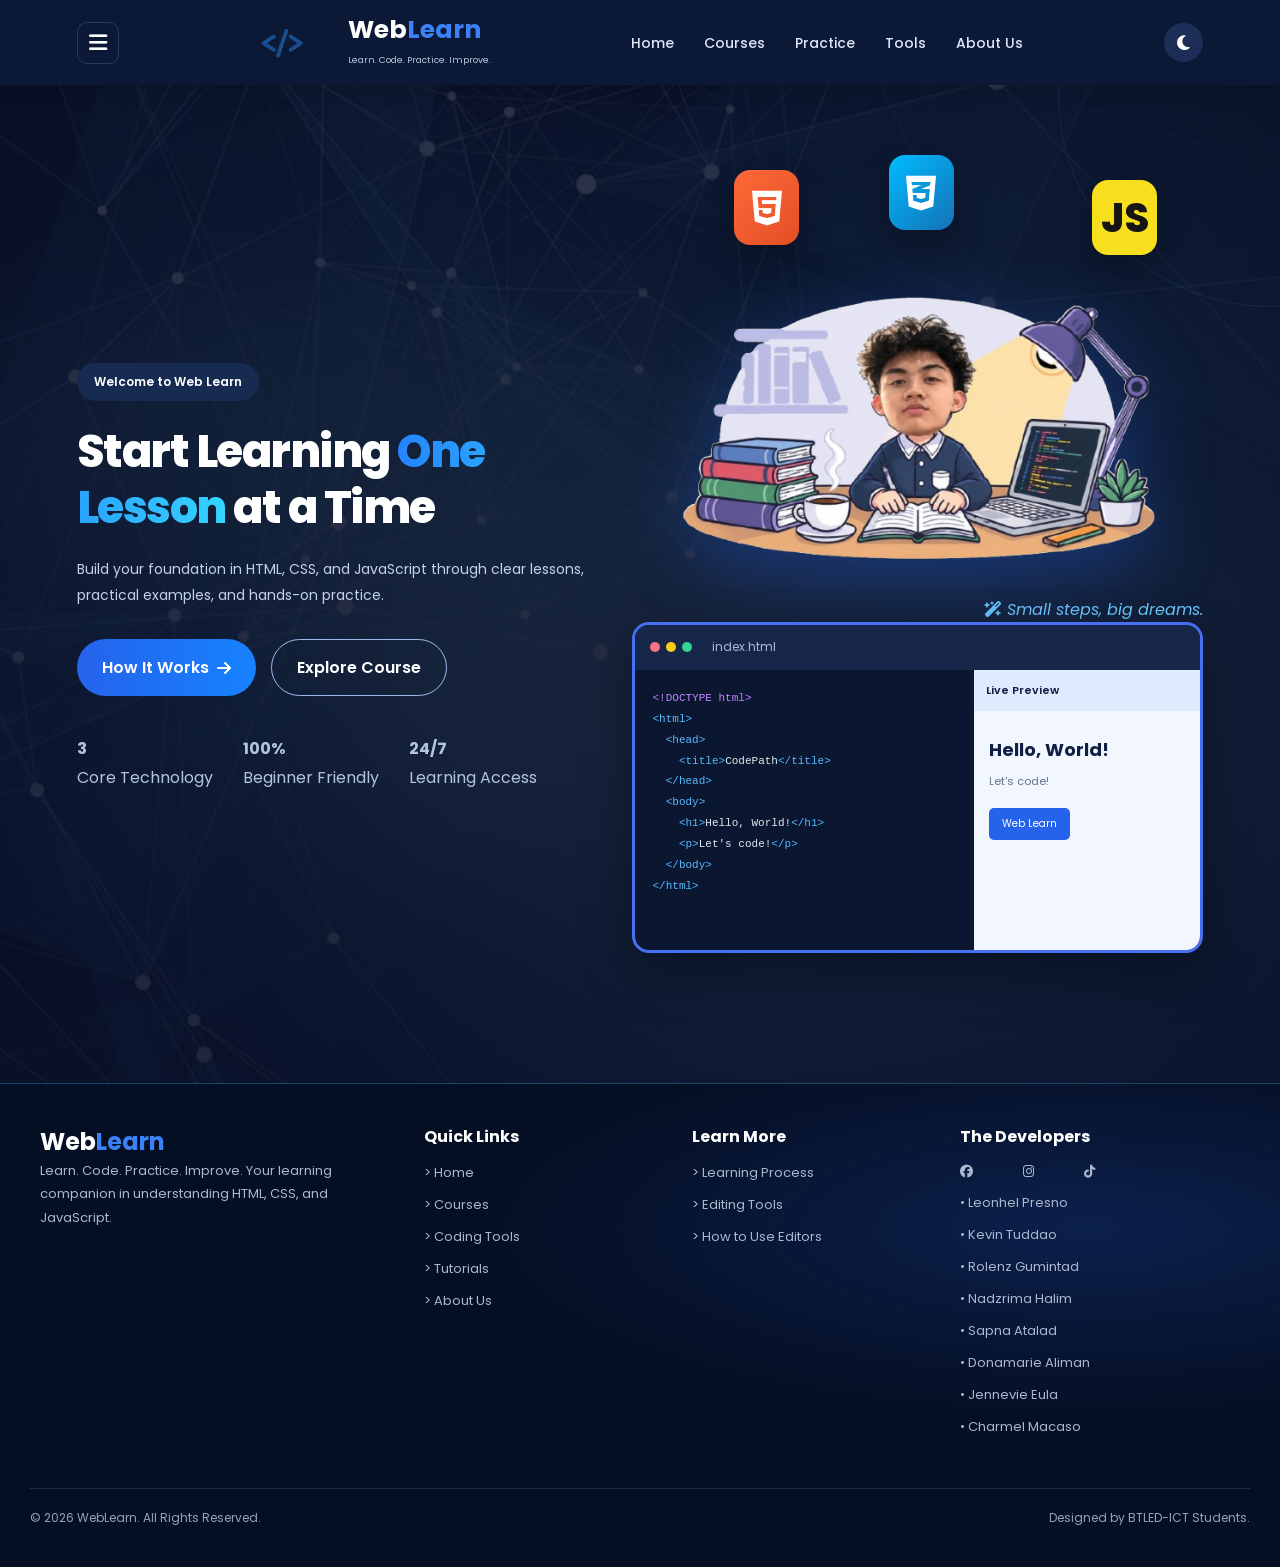
<file: index.html>
<!DOCTYPE html>
<html lang="en">
<head>
    <meta charset="UTF-8">
    <meta name="viewport" content="width=device-width, initial-scale=1.0">
    <title>Web-learn</title>
    <link rel="stylesheet" href="navigation&sidebar.css">
    <link rel="stylesheet" href="main-index.css">
    <link rel="stylesheet" href="html-css-js-design.css">
    <link rel="stylesheet" href="editor-tools.css">
    <link rel="stylesheet" href="main-footers.css">

    <!-- Favicon -->
    <link rel="icon" type="image/png" href="logo.png">

    <!-- Google Fonts -->
    <link rel="preconnect" href="https://fonts.googleapis.com">
    <link rel="preconnect" href="https://fonts.gstatic.com" crossorigin>
    <link href="https://fonts.googleapis.com/css2?family=Poppins:wght@400;500;600;700;800&display=swap" rel="stylesheet">

    <!-- Font Awesome Icons -->
    <link rel="stylesheet" href="https://cdnjs.cloudflare.com/ajax/libs/font-awesome/6.5.2/css/all.min.css">
</head>
<body>
    <header class="navigation_bar">
        <!-- LEFT MENU BUTTON -->
        <button class="menu-toggle" id="menuToggle"
                aria-label="Open navigation menu"
                aria-expanded="false">
            <i class="fa-solid fa-bars"></i>
        </button>

        <!-- LOGO -->
        <a href="#home" class="logo">
            <img src="logo.png" alt="Weblearn">
            <div class="logo-text">
                <h2>Web<span>Learn</span></h2>
                <small>Learn. Code. Practice. Improve.</small>
            </div>
        </a>

        <!-- NAVIGATION -->
        <nav class="nav-links" id="navLinks">
            <ul class="links">
                <li><a href="index.html">Home</a></li>
                <li><a href="courses.html">Courses</a></li>
                <li><a href="practice-html-css-js.html">Practice</a></li>
                <li><a href="editortools.html">Tools</a></li>
                <li><a href="about-us.html">About Us</a></li>
            </ul>
        </nav>

        <div class="nav-actions">
            <button class="theme-toggle" id="themeToggle" aria-label="Toggle light and dark mode">
                <i class="fa-solid fa-moon"></i>
            </button>
        </div>
    </header>

    <!-- LEFT SIDEBAR -->
    <aside class="sidebar-menu" id="sidebarMenu">
        <h3>MAIN MENU</h3>
        <a href="#home"><i class="fa-solid fa-house"></i> Home</a>
        <a href="about-us.html"><i class="fa-solid fa-user"></i> About Us</a>

        <h3>LEARN</h3>
        <a href="html.html"><i class="fa-brands fa-html5"></i> HTML Tutorials</a>
        <a href="css.html"><i class="fa-brands fa-css3-alt"></i> CSS Tutorials</a>
        <a href="javascript.html"><i class="fa-brands fa-js"></i> JavaScript Tutorials</a>

        <h3>PRACTICE</h3>
        <a href="practice-html-css-js.html"><i class="fa-solid fa-code"></i> Practice</a>

        <h3>Tools</h3>
        <a href="editortools.html">
            <i class="fa-solid fa-screwdriver-wrench"></i>
            Coding Tools
        </a>
    </aside>

    <!-- DARK OVERLAY -->
    <div class="sidebar-overlay" id="sidebarOverlay"></div>

    <!-- HOME / MAIN SECTION -->
    <main class="main-section_home">
        <section class="home_main-section" id="home">
            <div class="home-content">
                <div class="welcome-badge">
                    Welcome to Web Learn
                </div>
                <h1>
                    Start Learning
                    <span>One Lesson</span>
                    at a Time
                </h1>
                <p>
                    Build your foundation in HTML, CSS, and JavaScript through clear lessons,
                    practical examples, and hands-on practice.
                </p>

                <div class="home-buttons">
                    <a href="how-it-works.html" class="primary-btn">
                        How It Works
                        <i class="fa-solid fa-arrow-right"></i>
                    </a>
                    <a href="courses.html" class="outline-btn">
                        Explore Course
                    </a>
                </div>

                <div class="home-stats">
                    <div class="stat-items">
                        <strong>3</strong>
                        <span>Core Technology</span>
                    </div>

                    <div class="stat-items">
                        <strong>100%</strong>
                        <span>Beginner Friendly</span>
                    </div>

                    <div class="stat-items">
                        <strong>24/7</strong>
                        <span>Learning Access</span>
                    </div>
                </div>
            </div>

            <!-- CODING HTML, CSS, AND JAVASCRIPT ILLUSTRATION -->
            <div class="main-visual">
                <!-- HTML logo -->
                <div class="floating-badge html-badge">
                    <i class="fa-brands fa-html5"></i>
                </div>

                <!-- CSS logo -->
                <div class="floating-badge css-badge">
                    <i class="fa-brands fa-css3-alt"></i>
                </div>

                <!-- JavaScript logo -->
                <div class="floating-badge js-badge">
                    JS
                </div>

                <div class="hero-laptop">
                    <img
                        src="presno.png"
                        alt="Laptop displaying programming code"
                        class="laptop-img"
                        onerror="this.style.display='none';this.parentElement.classList.add('image-missing')">
                </div>

                <div class="laptop-placeholder">
                    <i class="fa-solid fa-laptop-code"></i>
                    <span>Web Learn</span>
                </div>

                <!-- CAPTION -->
                <div class="visual-caption">
                    <i class="fa-solid fa-wand-magic-sparkles"></i>
                    Small steps, big dreams.
                </div>

                <div class="code-window">
                    <div class="window-header">
                        <div class="window-dots">
                            <span></span>
                            <span></span>
                            <span></span>
                        </div>
                        <span>index.html</span>
                    </div>

                    <div class="editor-layout">
                        <div class="code-area">
                            <pre><code><span class="code-purple">&lt;!DOCTYPE html&gt;</span>
<span class="code-blue">&lt;html&gt;</span>
  <span class="code-blue">&lt;head&gt;</span>
    <span class="code-blue">&lt;title&gt;</span>CodePath<span class="code-blue">&lt;/title&gt;</span>
  <span class="code-blue">&lt;/head&gt;</span>
  <span class="code-blue">&lt;body&gt;</span>
    <span class="code-blue">&lt;h1&gt;</span>Hello, World!<span class="code-blue">&lt;/h1&gt;</span>
    <span class="code-blue">&lt;p&gt;</span>Let's code!<span class="code-blue">&lt;/p&gt;</span>
  <span class="code-blue">&lt;/body&gt;</span>
<span class="code-blue">&lt;/html&gt;</span></code></pre>
                        </div>

                        <div class="preview-area">
                            <div class="preview-title">
                                Live Preview
                            </div>

                            <div class="preview-content">
                                <h3>Hello, World!</h3>
                                <p>Let's code!</p>
                                <span class="preview-chip">
                                    Web Learn
                                </span>
                            </div>
                        </div>
                    </div>
                </div>
            </div>
        </section>
    </main>

    <!-- FOOTER SECTION -->
    <footer class="main-footer">
        <div class="footer-container">
            <div class="footer-about">
                <h2>Web<span>Learn</span></h2>
                <p>
                    Learn. Code. Practice. Improve.
                    Your learning companion in understanding
                    HTML, CSS, and JavaScript.
                </p>
            </div>

            <div class="footer-links">
                <h3>Quick Links</h3>
                <a href="index.html#home">&gt; Home</a>
                <a href="courses.html">&gt; Courses</a>
                <a href="editortools.html">&gt; Coding Tools</a>
                <a href="editortools.html">&gt; Tutorials</a>
                <a href="about-us.html">&gt; About Us</a>
            </div>

            <div class="footer-links">
                <h3>Learn More</h3>
                <a href="#">&gt; Learning Process</a>
                <a href="editortools.html">&gt; Editing Tools</a>
                <a href="editortools.html">&gt; How to Use Editors</a>
            </div>

            <div class="footer-links">
                <h3>The Developers</h3>
                <div class="dev-icon">
                    <a href="https://www.facebook.com/" target="_blank" rel="noopener noreferrer" aria-label="Facebook">
                        <i class="fa-brands fa-facebook"></i>
                    </a>
                    <a href="https://www.instagram.com/" target="_blank" rel="noopener noreferrer" aria-label="Instagram">
                        <i class="fa-brands fa-instagram"></i>
                    </a>
                    <a href="https://www.tiktok.com/" target="_blank" rel="noopener noreferrer" aria-label="TikTok">
                        <i class="fa-brands fa-tiktok"></i>
                    </a>
                </div>

                <a href="https://www.facebook.com/nhel.pres" target="_blank" rel="noopener noreferrer">• Leonhel Presno</a>
                <a href="https://www.facebook.com/kevin.tuddao.1" target="_blank" rel="noopener noreferrer">• Kevin Tuddao</a>
                <a href="https://www.facebook.com/rolenzearl" target="_blank" rel="noopener noreferrer">• Rolenz Gumintad</a>
                <a href="https://www.facebook.com/share/19nWMQFPBd/" target="_blank" rel="noopener noreferrer">• Nadzrima Halim</a>
                <a href="https://www.facebook.com/saph.atld" target="_blank" rel="noopener noreferrer">• Sapna Atalad</a>
                <a href="https://www.facebook.com/share/1C7DpXJqvT/" target="_blank" rel="noopener noreferrer">• Donamarie Aliman</a>
                <a href="https://www.facebook.com/eu.la.99545" target="_blank" rel="noopener noreferrer">• Jennevie Eula</a>
                <a href="https://www.facebook.com/charmel.macaso.5" target="_blank" rel="noopener noreferrer">• Charmel Macaso</a>
            </div>
        </div>

        <div class="footer-bottom">
            <p>© 2026 WebLearn. All Rights Reserved.</p>
            <p>Designed by BTLED-ICT Students.</p>
        </div>
    </footer>

    <script src="script.js"></script>

    <script>
    document.addEventListener("DOMContentLoaded", () => {
    const toggleBtn = document.getElementById("themeToggle");
    if (!toggleBtn) return;

    const modes = ["light", "dark", "night"];
    let currentIndex = 0;

    function applyMode(mode) {
        document.body.classList.remove("dark-mode", "night-mode");

        if (mode === "dark") {
            document.body.classList.add("dark-mode");
        } else if (mode === "night") {
            document.body.classList.add("night-mode");
        }

        const icon = toggleBtn.querySelector("i");
        if (icon) {
            icon.className =
                mode === "light"
                    ? "fa-solid fa-moon"
                    : mode === "dark"
                    ? "fa-solid fa-cloud-moon"
                    : "fa-solid fa-sun";
        }
    }

    toggleBtn.addEventListener("click", () => {
        currentIndex = (currentIndex + 1) % modes.length;
        applyMode(modes[currentIndex]);
    });
});</script>
</body>
</html>
</file>
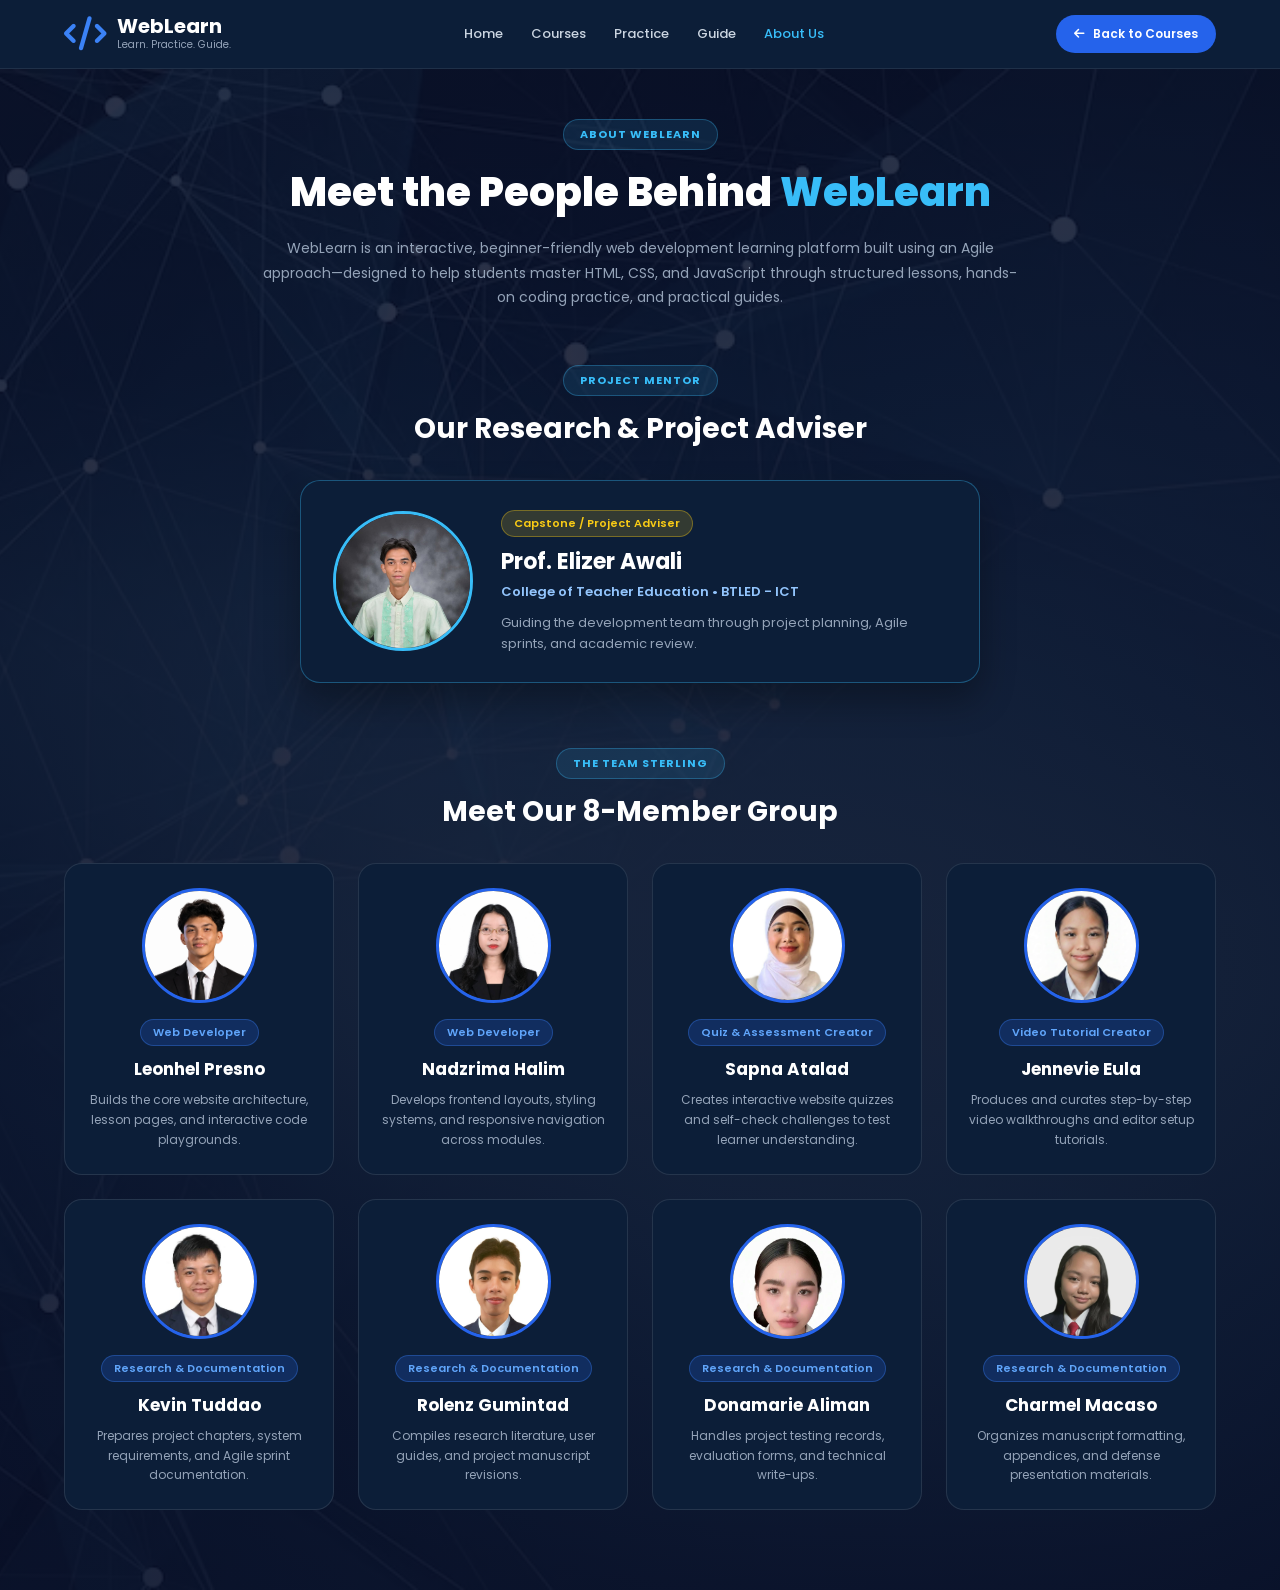
<file: about-us.html>
<!DOCTYPE html>
<html lang="en">
<head>
    <meta charset="UTF-8">
    <meta name="viewport" content="width=device-width, initial-scale=1.0">
    <title>About Us | WebLearn</title>
    <link rel="stylesheet" href="about-us.css">

    <!-- Google Font -->
    <link rel="preconnect" href="https://fonts.googleapis.com">
    <link rel="preconnect" href="https://fonts.gstatic.com" crossorigin>
    <link href="https://fonts.googleapis.com/css2?family=Poppins:wght@400;500;600;700;800&display=swap" rel="stylesheet">

    <!-- Font Awesome Icons -->
    <link rel="stylesheet" href="https://cdnjs.cloudflare.com/ajax/libs/font-awesome/6.5.2/css/all.min.css">
</head>
<body>

    <!-- TOP HEADER -->
    <header class="top-header">
        <a href="index.html" class="brand">
            <i class="fa-solid fa-code"></i>
            <div>
                <h2>WebLearn</h2>
                <span>Learn. Practice. Guide.</span>
            </div>
        </a>

        <nav class="header-nav">
            <a href="index.html">Home</a>
            <a href="courses.html">Courses</a>
            <a href="practice-html-css-js.html">Practice</a>
            <a href="guide.html">Guide</a>
            <a href="about.html" class="active">About Us</a>
        </nav>

        <a href="courses.html" class="back-btn">
            <i class="fa-solid fa-arrow-left"></i>
            Back to Courses
        </a>
    </header>

    <!-- MAIN CONTENT -->
    <main class="about-wrapper">

        <!-- PROJECT OVERVIEW -->
        <section class="about-hero">
            <span class="badge-label">ABOUT WEBLEARN</span>
            <h1>Meet the People Behind <span>WebLearn</span></h1>
            <p>
                WebLearn is an interactive, beginner-friendly web development learning platform built using
                an Agile approach—designed to help students master HTML, CSS, and JavaScript through
                structured lessons, hands-on coding practice, and practical guides.
            </p>
        </section>

        <!-- ADVISER SECTION (1 FEATURED CARD) -->
        <section class="adviser-section">
            <div class="section-header">
                <span class="sub-label">PROJECT MENTOR</span>
                <h2>Our Research &amp; Project Adviser</h2>
            </div>

            <article class="adviser-card">
                <div class="adviser-photo">
                    <img src="sirL.jpg" alt="Project Adviser">
                </div>
                <div class="adviser-info">
                    <span class="role-badge adviser-badge">Capstone / Project Adviser</span>
                    <h3>Prof. Elizer Awali</h3>
                    <p class="department">College of Teacher Education • BTLED - ICT</p>
                    <p class="adviser-note">
                        Guiding the development team through project planning, Agile sprints, and academic review.
                    </p>
                </div>
            </article>
        </section>

        <!-- DEVELOPMENT TEAM SECTION (8 MEMBERS - 4x2 GRID) -->
        <section class="team-section">
            <div class="section-header">
                <span class="sub-label">THE TEAM STERLING</span>
                <h2>Meet Our 8-Member Group</h2>
            </div>

            <div class="team-grid">

                <!-- MEMBER 1: DEVELOPER 1 -->
                <article class="member-card">
                    <div class="member-photo">
                        <img src="Leo.png" alt="Member 1">
                    </div>
                    <span class="role-badge">Web Developer</span>
                    <h3>Leonhel Presno</h3>
                    <p>Builds the core website architecture, lesson pages, and interactive code playgrounds.</p>
                </article>

                <!-- MEMBER 2: DEVELOPER 2 -->
                <article class="member-card">
                    <div class="member-photo">
                        <img src="halim2.jpg" alt="Member 2">
                    </div>
                    <span class="role-badge">Web Developer</span>
                    <h3>Nadzrima Halim</h3>
                    <p>Develops frontend layouts, styling systems, and responsive navigation across modules.</p>
                </article>

                <!-- MEMBER 3: QUIZ CREATOR -->
                <article class="member-card">
                    <div class="member-photo">
                        <img src="saph.jpg" alt="Member 3">
                    </div>
                    <span class="role-badge">Quiz &amp; Assessment Creator</span>
                    <h3>Sapna Atalad</h3>
                    <p>Creates interactive website quizzes and self-check challenges to test learner understanding.</p>
                </article>

                <!-- MEMBER 4: VIDEO TUTORIAL CREATOR -->
                <article class="member-card">
                    <div class="member-photo">
                        <img src="eula.jpg" alt="Member 4">
                    </div>
                    <span class="role-badge">Video Tutorial Creator</span>
                    <h3>Jennevie Eula</h3>
                    <p>Produces and curates step-by-step video walkthroughs and editor setup tutorials.</p>
                </article>

                <!-- MEMBER 5: DOCUMENTATION 1 -->
                <article class="member-card">
                    <div class="member-photo">
                        <img src="kevs.jpg" alt="Member 5">
                    </div>
                    <span class="role-badge">Research &amp; Documentation</span>
                    <h3>Kevin Tuddao</h3>
                    <p>Prepares project chapters, system requirements, and Agile sprint documentation.</p>
                </article>

                <!-- MEMBER 6: DOCUMENTATION 2 -->
                <article class="member-card">
                    <div class="member-photo">
                        <img src="rolenz.jpg" alt="Member 6">
                    </div>
                    <span class="role-badge">Research &amp; Documentation</span>
                    <h3>Rolenz Gumintad</h3>
                    <p>Compiles research literature, user guides, and project manuscript revisions.</p>
                </article>

                <!-- MEMBER 7: DOCUMENTATION 3 -->
                <article class="member-card">
                    <div class="member-photo">
                        <img src="dona.jpg" alt="Member 7">
                    </div>
                    <span class="role-badge">Research &amp; Documentation</span>
                    <h3>Donamarie Aliman</h3>
                    <p>Handles project testing records, evaluation forms, and technical write-ups.</p>
                </article>

                <!-- MEMBER 8: DOCUMENTATION 4 -->
                <article class="member-card">
                    <div class="member-photo">
                        <img src="charmel.jpg" alt="Member 8">
                    </div>
                    <span class="role-badge">Research &amp; Documentation</span>
                    <h3>Charmel Macaso</h3>
                    <p>Organizes manuscript formatting, appendices, and defense presentation materials.</p>
                </article>

            </div>
        </section>

    </main>

</body>
</html>
</file>
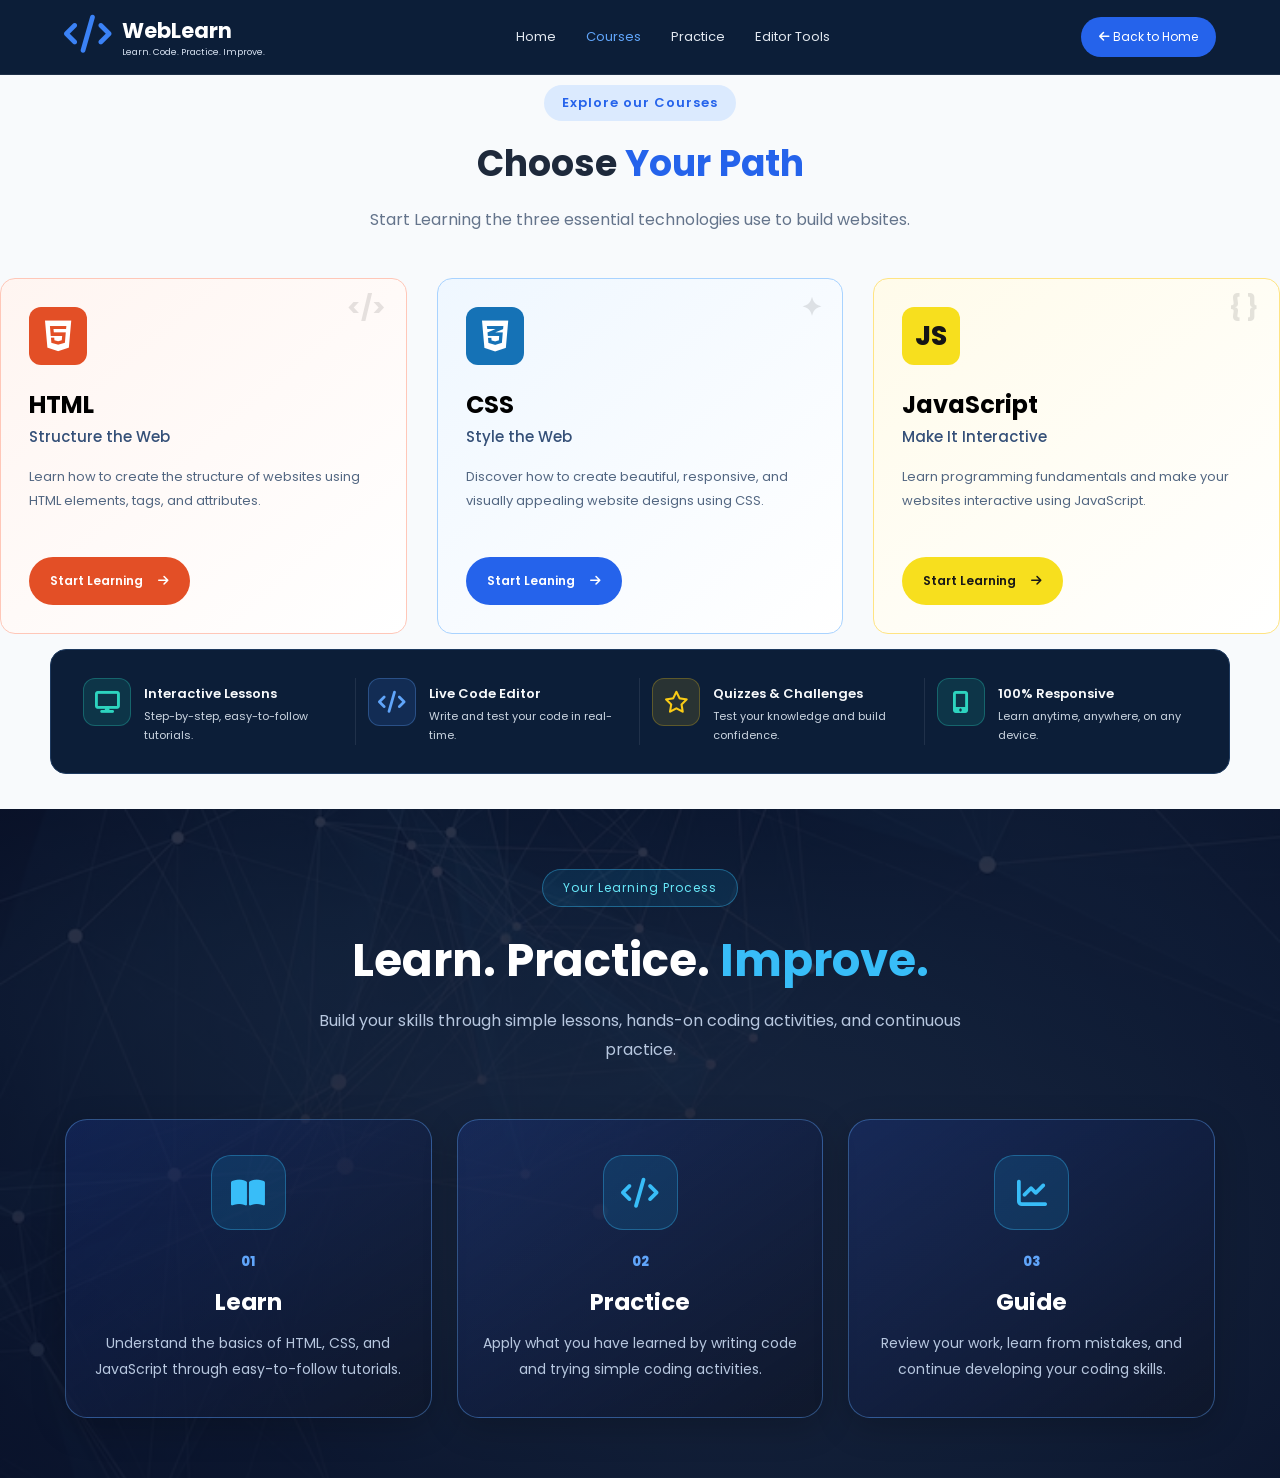
<file: courses.html>
<!DOCTYPE html>
<html lang="en">
<head>
    <meta charset="UTF-8">
    <meta name="viewport" content="width=device-width, initial-scale=1.0">
    <title>Courses</title>
    <!--Css-->
    <link rel="stylesheet" href="courses.css">
    <link rel="stylesheet" href="features.css">
    <link rel="stylesheet" href="learning-process.css">

    <!-- Favicon -->
    <link rel="icon" type="image/png" href="logo.png">


  <!--Google font-->
   <link rel="preconnect" href="https://fonts.googleapis.com">
<link rel="preconnect" href="https://fonts.gstatic.com" crossorigin>
<link href="https://fonts.googleapis.com/css2?family=Poppins:ital,wght@0,100;0,200;0,300;0,400;0,500;0,600;0,700;0,800;0,900;1,100;1,200;1,300;1,400;1,500;1,600;1,700;1,800;1,900&display=swap" rel="stylesheet">

    <!-- Font Awesome Icons -->
    <link rel="stylesheet" href="https://cdnjs.cloudflare.com/ajax/libs/font-awesome/6.5.2/css/all.min.css">

    
</head>
<body>
    
    <!--Course section-->
<section class="courses section-padding" id="courses">
     <!-- HEADER -->
    <header class="course-header">

        <a href="index.html" class="brand">
            <i class="fa-solid fa-code"></i>
            <div>
                <h2>WebLearn</h2>
                <span>Learn. Code. Practice. Improve.</span>
            </div>
           </a>

        <nav class="course-nav">
            <a href="index.html">Home</a>
            <a href="courses.html" class="active">Courses</a>
            <a href="practice-html-css-js.html">Practice</a>
            <a href="editortools.html">Editor Tools</a>
        </nav>

        <a href="index.html" class="back-home">
            <i class="fa-solid fa-arrow-left"></i>
            Back to Home
        </a>

        <button class="mobile-menu" id="mobileMenu" aria-label="Toggle navigation" aria-expanded="false">
            <i class="fa-solid fa-bars"></i>
        </button>

    </header>
    <div class="section-heading">
    <span class="section-label">
        Explore our Courses
    </span>
    <h2>
        Choose <span> Your Path</span>
        </h2>
        
        <p>
            Start Learning the three essential technologies 
            use to build websites.
        </p>
   
    </div>

    <div class="course-container">

        <!--HTML courses-->

        <article class="course-card html-card">

 <div class="course-icon html-icon">
    <i class="fa-brands fa-html5"></i>
 </div>

 <span class="card-decoration">&lt;/&gt</span>
 <h3>HTML</h3>
 <h4>Structure the Web</h4>
 <p> Learn how to create the structure
      of websites using HTML elements,
    tags, and attributes.</p>
   

    <a href="html.html" class="course-btn html-btn">
    Start Learning
 
    <i class="fa-solid fa-arrow-right"></i>
    </a>
        </article>



        <!--CSS courses-->

        <article class="course-card css-card">


     <div class="course-icon css-icon">
      <i class="fa-brands fa-css3-alt"></i>
     </div>

     <span class="card-decoration">✦</span>
     <h3>CSS</h3>
     <h4>Style the Web</h4>
     <p> Discover how to create beautiful,
         responsive, and visually appealing
         website designs using CSS.</p>

   

    <a href="css.html" class="course-btn css-btn">
     Start Leaning
     <i class="fa-solid fa-arrow-right"></i>

    </a>
        </article>

<!--Javascript courses-->

<article class="course-card js-card">
    <div class="course-icon js-icon">
        JS
    </div>

    <span class="card-decoration">{ }</span>
  <h3>JavaScript</h3>
  <h4>Make It Interactive</h4>

<p>Learn programming fundamentals
    and make your websites interactive
    using JavaScript.</p>

    
  
    <a href="js.html" class="course-btn js-btn">
     Start Learning
     <i class="fa-solid fa-arrow-right"></i>

    </a>
</article>

    </div>
</section>




<!-- FEATURES -->

<section class="features-bar-section">

    <div class="features-bar">

        <!-- FEATURE 1 -->
        <div class="bar-feature">
            <div class="bar-icon icon-teal">
                <i class="fa-solid fa-display"></i>
            </div>

            <div class="bar-content">
                <h3>Interactive Lessons</h3>
                <p>Step-by-step, easy-to-follow tutorials.</p>
            </div>
        </div>

        <!-- FEATURE 2 -->
        <div class="bar-feature">
            <div class="bar-icon icon-blue">
                <i class="fa-solid fa-code"></i>
            </div>

            <div class="bar-content">
                <h3>Live Code Editor</h3>
                <p>Write and test your code in real-time.</p>
            </div>
        </div>

    

        <!-- FEATURE 3 -->
        <div class="bar-feature">
            <div class="bar-icon icon-yellow">
                <i class="fa-regular fa-star"></i>
            </div>

            <div class="bar-content">
                <h3>Quizzes &amp; Challenges</h3>
                <p>Test your knowledge and build confidence.</p>
            </div>
        </div>

        <!-- FEATURE 4 -->
        <div class="bar-feature">
            <div class="bar-icon icon-teal">
                <i class="fa-solid fa-mobile-screen-button"></i>
            </div>

            <div class="bar-content">
                <h3>100% Responsive</h3>
                <p>Learn anytime, anywhere, on any device.</p>
            </div>
        </div>

    </div>

</section>



<!-- LEARNING PROCESS -->
<section class="learning-process" id="learning-process">

    <div class="learning-heading">
        <span class="section-label">Your Learning Process</span>

        <h2>Learn. Practice. <span>Improve.</span></h2>

        <p>
            Build your skills through simple lessons,
            hands-on coding activities, and continuous practice.
        </p>
    </div>

    <div class="learning-container">

        <!-- STEP 1 -->
        <div class="learning-card">
            <div class="learning-icon">
                <i class="fa-solid fa-book-open"></i>
            </div>

            <span class="step-number">01</span> <a href="courses.html">
            <h3>Learn</h3> </a>

            <p>
                Understand the basics of HTML, CSS, and JavaScript
                through easy-to-follow tutorials.
            </p>
        </div>

        <!-- STEP 2 -->
        <div class="learning-card">
            <div class="learning-icon">
                <i class="fa-solid fa-code"></i>
            </div>

            <span class="step-number">02</span> <a href="practice-html-css-js.html">
            <h3>Practice</h3> </a>

            <p>
                Apply what you have learned by writing code
                and trying simple coding activities.
            </p>
        </div>

        <!-- STEP 3 -->
        <div class="learning-card">
            <div class="learning-icon">
                <i class="fa-solid fa-chart-line"></i>
            </div>

            <span class="step-number">03</span> <a href="guide.html">
            <h3>Guide</h3> </a>

            <p>
                Review your work, learn from mistakes,
                and continue developing your coding skills.
            </p>
        </div>

    </div>
</section>



</body>
</html>
</file>
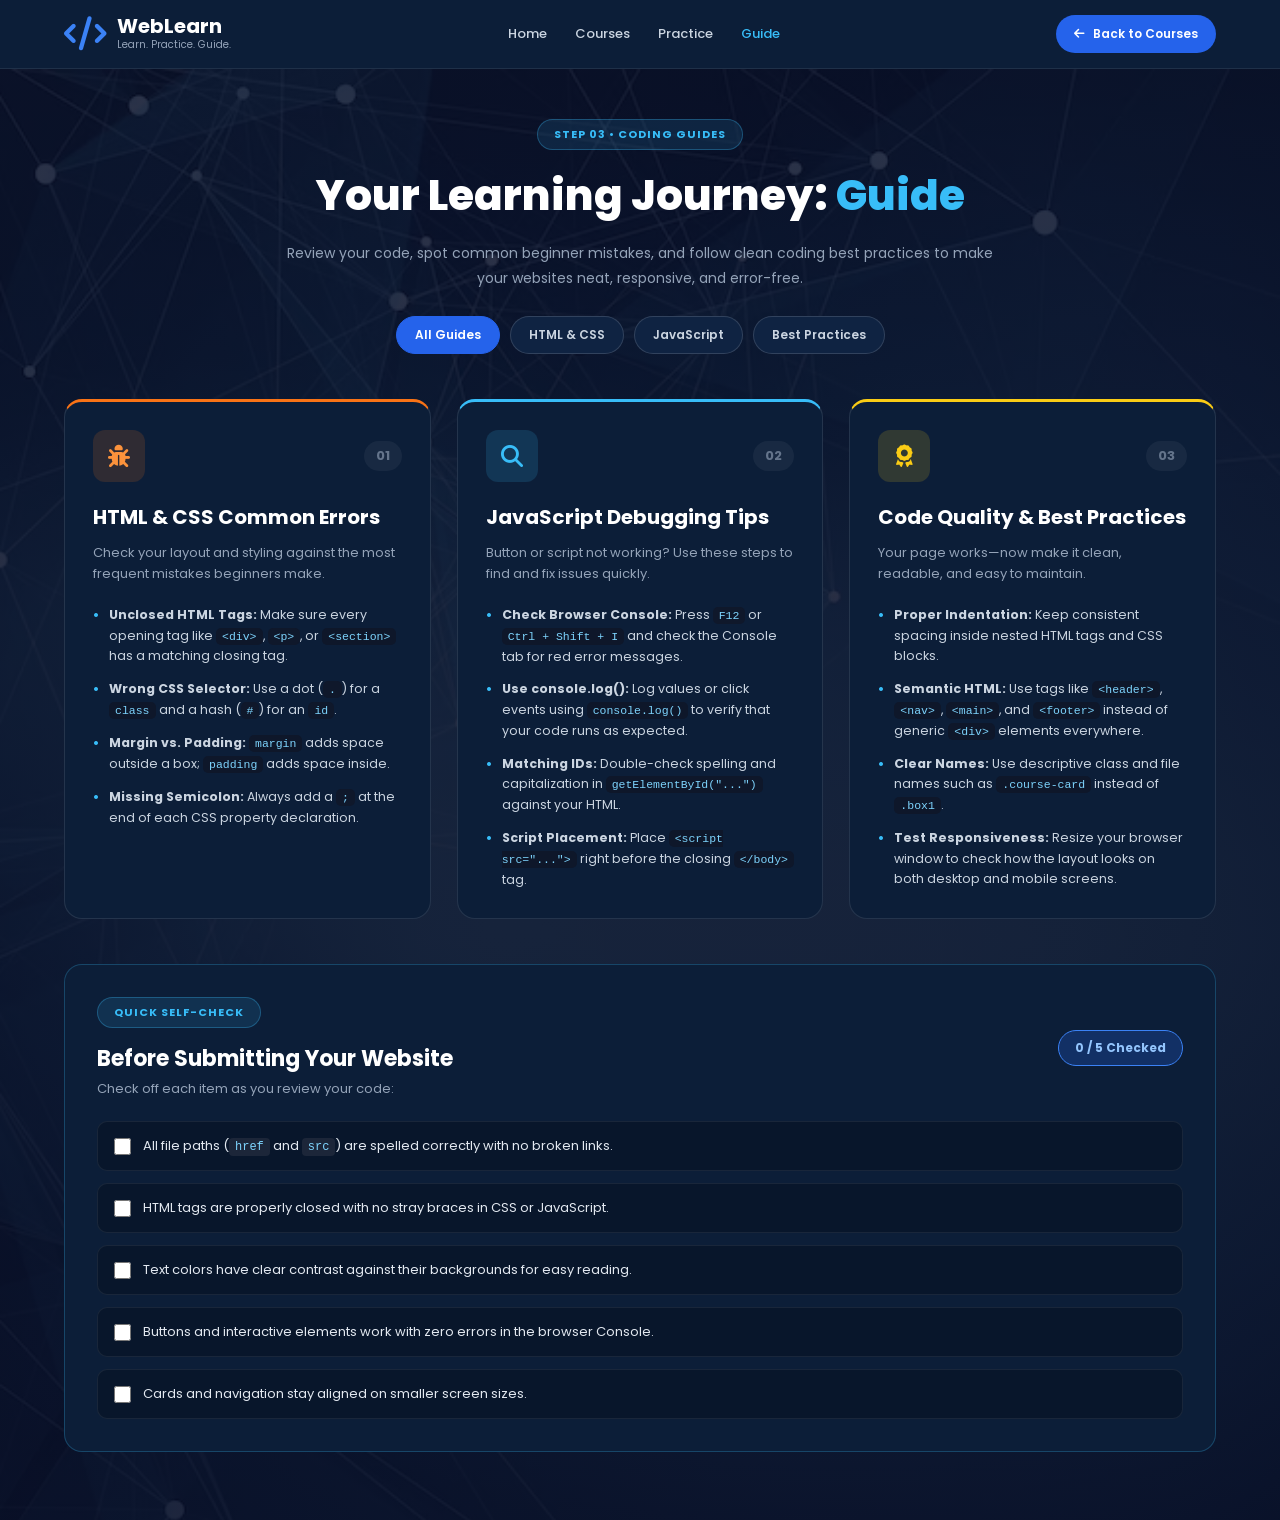
<file: guide.html>
<!DOCTYPE html>
<html lang="en">
<head>
    <meta charset="UTF-8">
    <meta name="viewport" content="width=device-width, initial-scale=1.0">
    <title>Coding Guides | WebLearn</title>
    <link rel="stylesheet" href="guide.css">
    <!-- Favicon -->
    <link rel="icon" type="image/png" href="logo.png">

    <!-- Google Font -->
    <link rel="preconnect" href="https://fonts.googleapis.com">
    <link rel="preconnect" href="https://fonts.gstatic.com" crossorigin>
    <link href="https://fonts.googleapis.com/css2?family=Poppins:wght@400;500;600;700;800&display=swap" rel="stylesheet">

    <!-- Font Awesome Icons -->
    <link rel="stylesheet" href="https://cdnjs.cloudflare.com/ajax/libs/font-awesome/6.5.2/css/all.min.css">
</head>
<body>

    <!-- TOP HEADER -->
    <header class="top-header">
        <a href="index.html" class="brand">
            <i class="fa-solid fa-code"></i>
            <div>
                <h2>WebLearn</h2>
                <span>Learn. Practice. Guide.</span>
            </div>
        </a>

        <nav class="header-nav">
            <a href="index.html">Home</a>
            <a href="courses.html">Courses</a>
            <a href="practice-css.html">Practice</a>
            <a href="guide.html" class="active">Guide</a>
        </nav>

        <a href="courses.html" class="back-btn">
            <i class="fa-solid fa-arrow-left"></i>
            Back to Courses
        </a>
    </header>

    <!-- MAIN CONTENT -->
    <main class="guide-wrapper">

        <!-- HERO / HEADING -->
        <section class="guide-hero">
            <span class="badge-label">STEP 03 • CODING GUIDES</span>
            <h1>Your Learning Journey: <span>Guide</span></h1>
            <p>
                Review your code, spot common beginner mistakes, and follow clean coding best practices
                to make your websites neat, responsive, and error-free.
            </p>

            <!-- Filter Tabs -->
            <div class="filter-bar">
                <button type="button" class="filter-btn active" data-filter="all">All Guides</button>
                <button type="button" class="filter-btn" data-filter="html-css">HTML &amp; CSS</button>
                <button type="button" class="filter-btn" data-filter="javascript">JavaScript</button>
                <button type="button" class="filter-btn" data-filter="quality">Best Practices</button>
            </div>
        </section>

        <!-- 3 GUIDE CARDS -->
        <section class="guide-grid">

            <!-- CARD 01: HTML & CSS COMMON ERRORS -->
            <article class="guide-card card-orange" data-category="html-css">
                <div class="card-top">
                    <div class="card-icon icon-orange">
                        <i class="fa-solid fa-bug"></i>
                    </div>
                    <span class="card-num">01</span>
                </div>

                <h2>HTML &amp; CSS Common Errors</h2>
                <p class="card-desc">
                    Check your layout and styling against the most frequent mistakes beginners make.
                </p>

                <ul class="guide-list">
                    <li>
                        <strong>Unclosed HTML Tags:</strong> Make sure every opening tag like
                        <code>&lt;div&gt;</code>, <code>&lt;p&gt;</code>, or <code>&lt;section&gt;</code> has a matching closing tag.
                    </li>
                    <li>
                        <strong>Wrong CSS Selector:</strong> Use a dot (<code>.</code>) for a
                        <code>class</code> and a hash (<code>#</code>) for an <code>id</code>.
                    </li>
                    <li>
                        <strong>Margin vs. Padding:</strong> <code>margin</code> adds space outside a box;
                        <code>padding</code> adds space inside.
                    </li>
                    <li>
                        <strong>Missing Semicolon:</strong> Always add a <code>;</code> at the end of
                        each CSS property declaration.
                    </li>
                </ul>
            </article>

            <!-- CARD 02: JAVASCRIPT DEBUGGING -->
            <article class="guide-card card-blue" data-category="javascript">
                <div class="card-top">
                    <div class="card-icon icon-blue">
                        <i class="fa-solid fa-magnifying-glass"></i>
                    </div>
                    <span class="card-num">02</span>
                </div>

                <h2>JavaScript Debugging Tips</h2>
                <p class="card-desc">
                    Button or script not working? Use these steps to find and fix issues quickly.
                </p>

                <ul class="guide-list">
                    <li>
                        <strong>Check Browser Console:</strong> Press <code>F12</code> or
                        <code>Ctrl + Shift + I</code> and check the Console tab for red error messages.
                    </li>
                    <li>
                        <strong>Use console.log():</strong> Log values or click events using
                        <code>console.log()</code> to verify that your code runs as expected.
                    </li>
                    <li>
                        <strong>Matching IDs:</strong> Double-check spelling and capitalization in
                        <code>getElementById("...")</code> against your HTML.
                    </li>
                    <li>
                        <strong>Script Placement:</strong> Place <code>&lt;script src="..."&gt;</code>
                        right before the closing <code>&lt;/body&gt;</code> tag.
                    </li>
                </ul>
            </article>

            <!-- CARD 03: CODE QUALITY & BEST PRACTICES -->
            <article class="guide-card card-yellow" data-category="quality">
                <div class="card-top">
                    <div class="card-icon icon-yellow">
                        <i class="fa-solid fa-award"></i>
                    </div>
                    <span class="card-num">03</span>
                </div>

                <h2>Code Quality &amp; Best Practices</h2>
                <p class="card-desc">
                    Your page works—now make it clean, readable, and easy to maintain.
                </p>

                <ul class="guide-list">
                    <li>
                        <strong>Proper Indentation:</strong> Keep consistent spacing inside nested
                        HTML tags and CSS blocks.
                    </li>
                    <li>
                        <strong>Semantic HTML:</strong> Use tags like <code>&lt;header&gt;</code>,
                        <code>&lt;nav&gt;</code>, <code>&lt;main&gt;</code>, and <code>&lt;footer&gt;</code>
                        instead of generic <code>&lt;div&gt;</code> elements everywhere.
                    </li>
                    <li>
                        <strong>Clear Names:</strong> Use descriptive class and file names such as
                        <code>.course-card</code> instead of <code>.box1</code>.
                    </li>
                    <li>
                        <strong>Test Responsiveness:</strong> Resize your browser window to check how
                        the layout looks on both desktop and mobile screens.
                    </li>
                </ul>
            </article>

        </section>

        <!-- INTERACTIVE SELF-REVIEW CHECKLIST (NO DATABASE NEEDED) -->
        <section class="checklist-section">
            <div class="checklist-header">
                <div>
                    <span class="badge-label">QUICK SELF-CHECK</span>
                    <h2>Before Submitting Your Website</h2>
                    <p>Check off each item as you review your code:</p>
                </div>
                <div class="progress-badge" id="checkProgress">0 / 5 Checked</div>
            </div>

            <div class="checklist-items">
                <label class="check-item">
                    <input type="checkbox" class="review-check">
                    <span>All file paths (<code>href</code> and <code>src</code>) are spelled correctly with no broken links.</span>
                </label>
                <label class="check-item">
                    <input type="checkbox" class="review-check">
                    <span>HTML tags are properly closed with no stray braces in CSS or JavaScript.</span>
                </label>
                <label class="check-item">
                    <input type="checkbox" class="review-check">
                    <span>Text colors have clear contrast against their backgrounds for easy reading.</span>
                </label>
                <label class="check-item">
                    <input type="checkbox" class="review-check">
                    <span>Buttons and interactive elements work with zero errors in the browser Console.</span>
                </label>
                <label class="check-item">
                    <input type="checkbox" class="review-check">
                    <span>Cards and navigation stay aligned on smaller screen sizes.</span>
                </label>
            </div>
        </section>

    </main>

    <!-- SCRIPT FOR FILTER AND CHECKLIST -->
    <script>
        const filterButtons = document.querySelectorAll(".filter-btn");
        const guideCards = document.querySelectorAll(".guide-card");

        filterButtons.forEach(btn => {
            btn.addEventListener("click", () => {
                filterButtons.forEach(b => b.classList.remove("active"));
                btn.classList.add("active");

                const selected = btn.getAttribute("data-filter");
                guideCards.forEach(card => {
                    const category = card.getAttribute("data-category");
                    if (selected === "all" || category === selected) {
                        card.style.display = "flex";
                    } else {
                        card.style.display = "none";
                    }
                });
            });
        });

        const checkboxes = document.querySelectorAll(".review-check");
        const progressBadge = document.getElementById("checkProgress");

        function updateChecklistCount() {
            const checkedCount = document.querySelectorAll(".review-check:checked").length;
            progressBadge.textContent = `${checkedCount} / ${checkboxes.length} Checked`;
        }

        checkboxes.forEach(box => {
            box.addEventListener("change", updateChecklistCount);
        });
    </script>

</body>
</html>
</file>
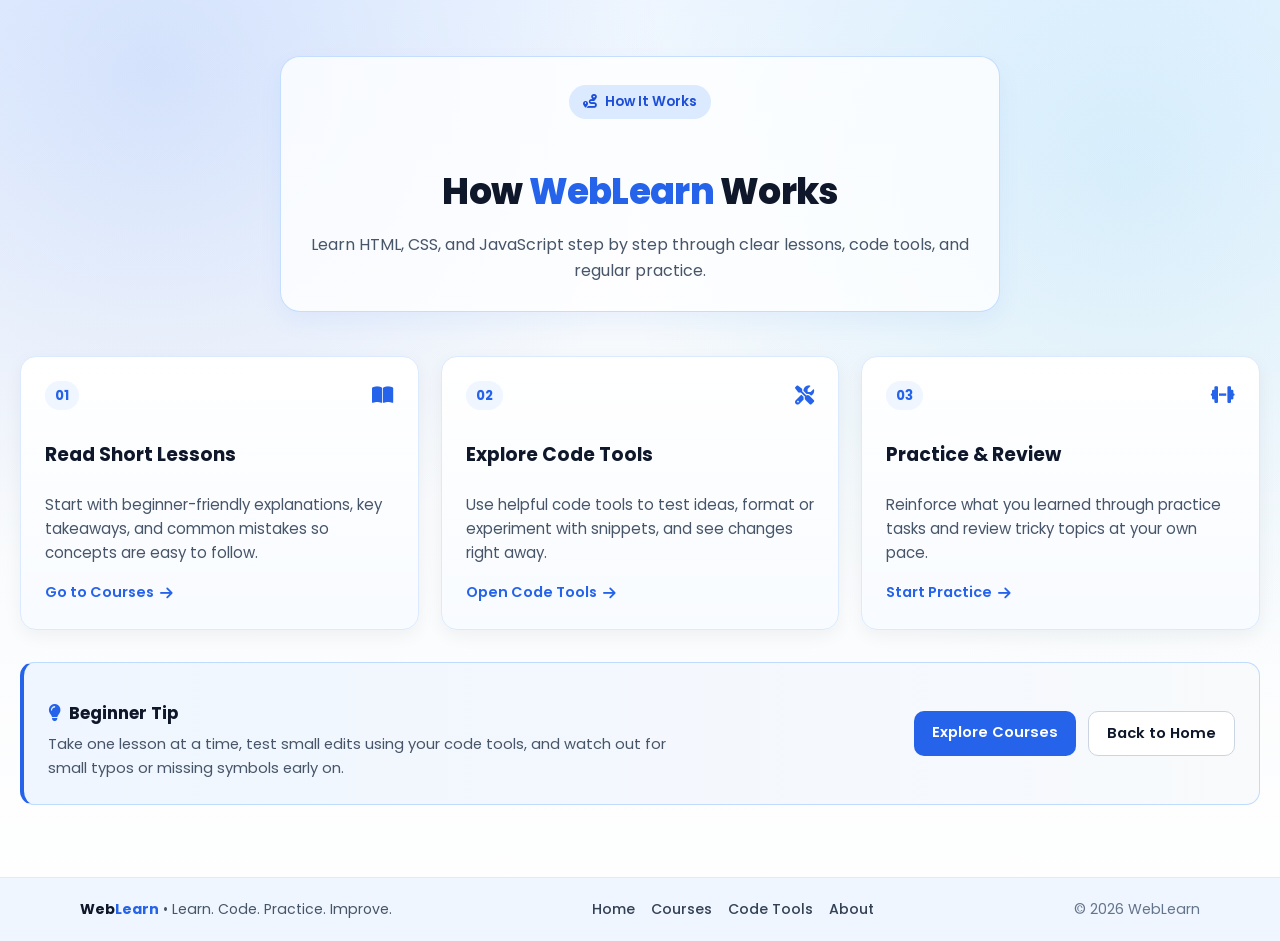
<file: how-it-works.html>
<!DOCTYPE html>
<html lang="en">
<head>
    <meta charset="UTF-8">
    <meta name="viewport" content="width=device-width, initial-scale=1.0">
    <title>How It Works - WebLearn</title>
    <link rel="stylesheet" href="howitworks.css">

    <!-- Favicon -->
    <link rel="icon" type="image/png" href="logo.png">


    <!-- Google Fonts: Poppins -->
    <link rel="preconnect" href="https://fonts.googleapis.com">
    <link rel="preconnect" href="https://fonts.gstatic.com" crossorigin>
    <link href="https://fonts.googleapis.com/css2?family=Poppins:wght@400;500;600;700;800&display=swap" rel="stylesheet">

    <!-- Font Awesome Icons -->
    <link rel="stylesheet" href="https://cdnjs.cloudflare.com/ajax/libs/font-awesome/6.5.2/css/all.min.css">
</head>
<body>
    <main class="hiw-wrapper">
        <section class="hiw-hero" id="how-it-works">
            <span class="hiw-badge"><i class="fa-solid fa-route"></i> How It Works</span>
            <h1>How <span>WebLearn</span> Works</h1>
            <p class="hiw-lead">
                Learn HTML, CSS, and JavaScript step by step through clear lessons, code tools, and regular practice.
            </p>
        </section>

        <section class="hiw-steps">
            <article class="hiw-card">
                <div class="hiw-card-top">
                    <span class="hiw-num">01</span>
                    <i class="fa-solid fa-book-open"></i>
                </div>
                <h2>Read Short Lessons</h2>
                <p>Start with beginner-friendly explanations, key takeaways, and common mistakes so concepts are easy to follow.</p>
                <a href="courses.html" class="hiw-link">Go to Courses <i class="fa-solid fa-arrow-right"></i></a>
            </article>

            <article class="hiw-card">
                <div class="hiw-card-top">
                    <span class="hiw-num">02</span>
                    <i class="fa-solid fa-screwdriver-wrench"></i>
                </div>
                <h2>Explore Code Tools</h2>
                <p>Use helpful code tools to test ideas, format or experiment with snippets, and see changes right away.</p>
                <a href="editortools.html" class="hiw-link">Open Code Tools <i class="fa-solid fa-arrow-right"></i></a>
            </article>

            <article class="hiw-card">
                <div class="hiw-card-top">
                    <span class="hiw-num">03</span>
                    <i class="fa-solid fa-dumbbell"></i>
                </div>
                <h2>Practice &amp; Review</h2>
                <p>Reinforce what you learned through practice tasks and review tricky topics at your own pace.</p>
                <a href="practice-html-css-js.html" class="hiw-link">Start Practice <i class="fa-solid fa-arrow-right"></i></a>
            </article>
        </section>

        <section class="hiw-bottom">
            <div class="hiw-tip">
                <h2><i class="fa-solid fa-lightbulb"></i> Beginner Tip</h2>
                <p>Take one lesson at a time, test small edits using your code tools, and watch out for small typos or missing symbols early on.</p>
            </div>

            <div class="hiw-actions">
                <a href="courses.html" class="btn-primary">Explore Courses</a>
                <a href="index.html" class="btn-secondary">Back to Home</a>
            </div>
        </section>
    </main>

    <!-- SIMPLE FOOTER -->
    <footer class="simple-footer">
        <div class="simple-footer-inner">
            <p class="footer-brand"><strong>Web<span>Learn</span></strong> &bull; Learn. Code. Practice. Improve.</p>
            <nav class="footer-mini-links" aria-label="Footer navigation">
                <a href="index.html">Home</a>
                <a href="courses.html">Courses</a>
                <a href="editortools.html">Code Tools</a>
                <a href="about-us.html">About</a>
            </nav>
            <p class="footer-copy">&copy; 2026 WebLearn</p>
        </div>
    </footer>
</body>
</html>
</file>
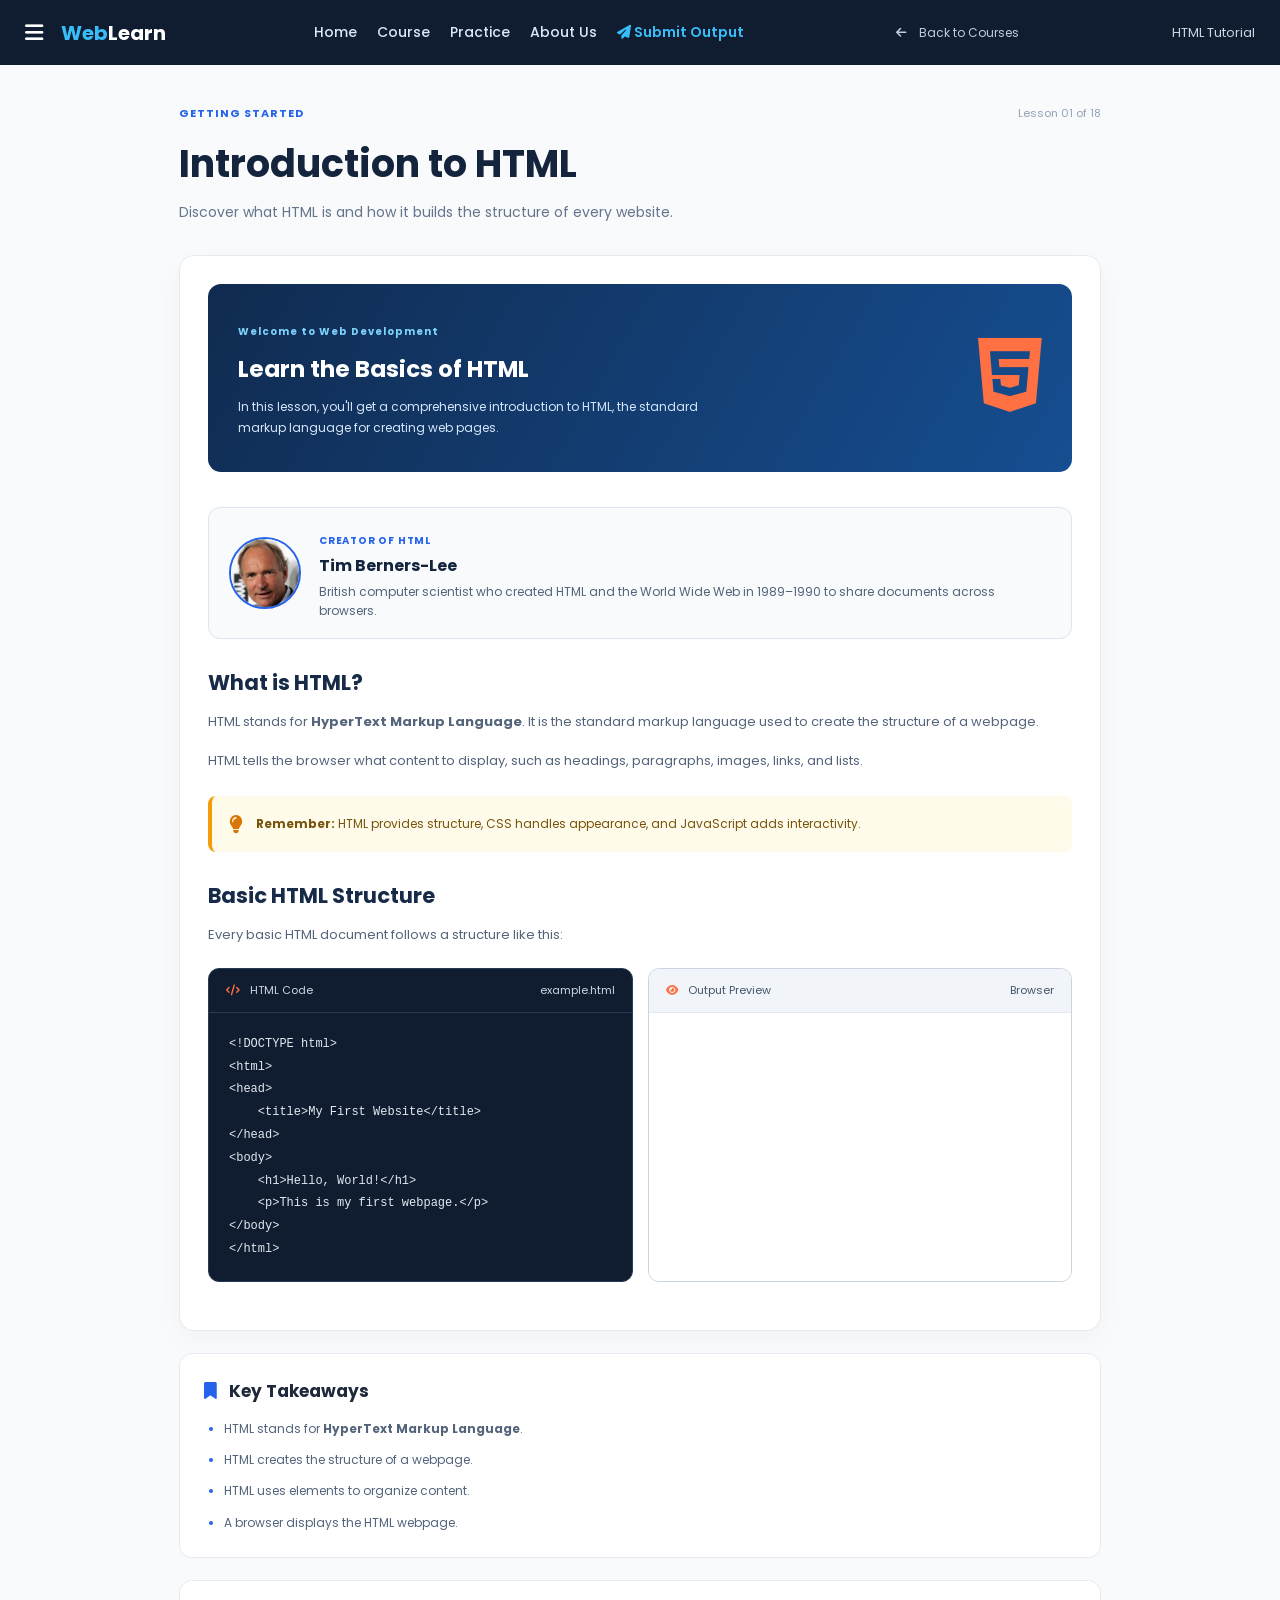
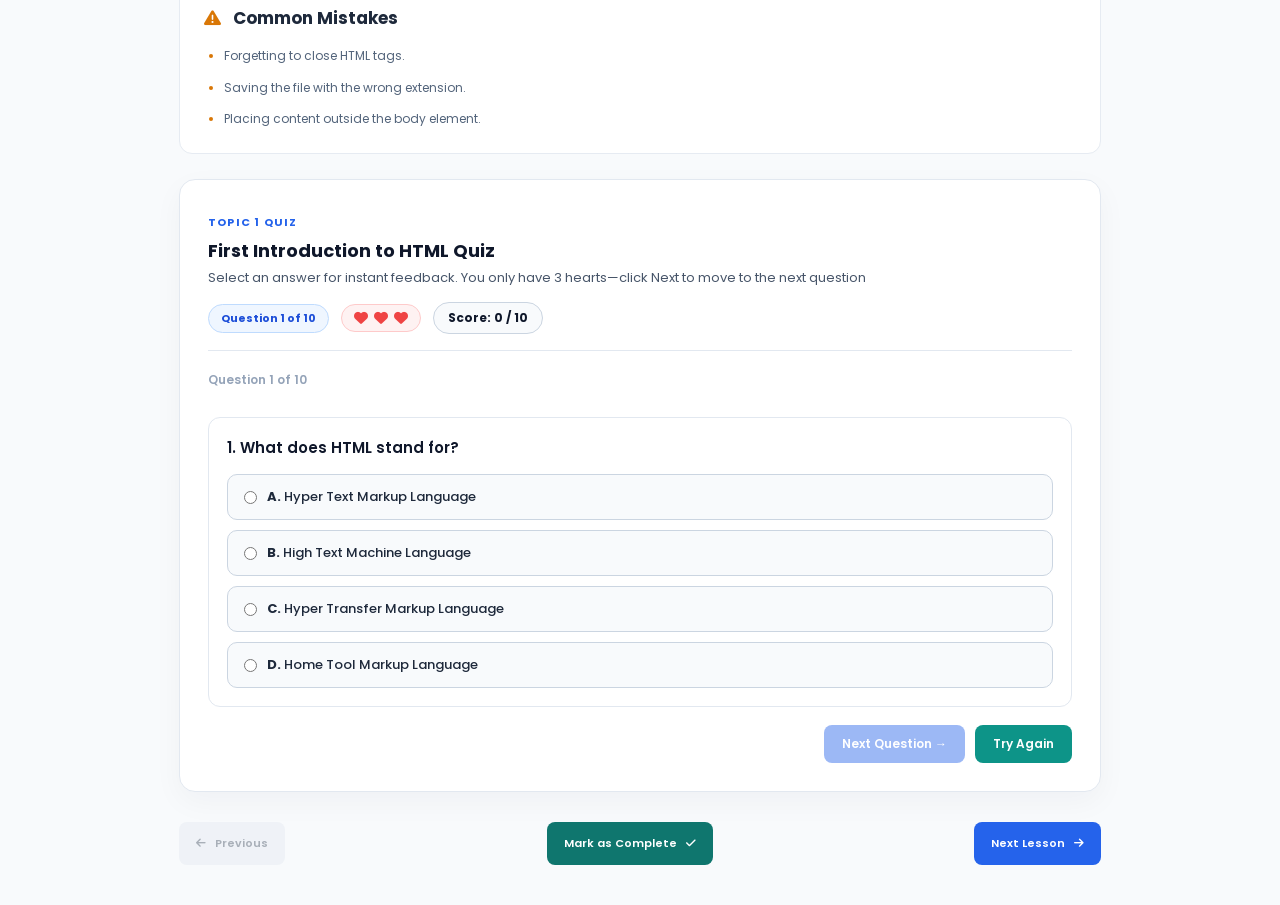
<file: html.html>
<!DOCTYPE html>
<html lang="en">
<head>
    <meta charset="UTF-8">
    <meta name="viewport" content="width=device-width, initial-scale=1.0">
    <title>Learn Html | WebLearn</title>
    <link rel="stylesheet" href="html.css">

    <!-- Favicon -->
    <link rel="icon" type="image/png" href="logo.png">


    <link rel="preconnect" href="https://fonts.googleapis.com">
    <link rel="preconnect" href="https://fonts.gstatic.com" crossorigin>
    <link href="https://fonts.googleapis.com/css2?family=Poppins:wght@400;500;600;700;800&display=swap" rel="stylesheet">

    <link rel="stylesheet" href="https://cdnjs.cloudflare.com/ajax/libs/font-awesome/6.5.2/css/all.min.css">
</head>
<body>

    <header class="top-header">
        <div class="header-left">
            <button id="menuToggle" class="menu-toggle" aria-label="Open lessons drawer">
                <i class="fa-solid fa-bars"></i>
            </button>
            <a href="index.html" class="brand">
                <span>Web</span>Learn
            </a>
        </div>

        <div class="head-links">
            <a href="index.html">Home</a>
            <a href="courses.html">Course</a>
            <a href="practice-html-css-js.html">Practice</a>
            <a href="about-us.html">About Us</a>
            <a href="https://forms.gle/sQonif9G7UkDWfEu8" target="_blank" rel="noopener noreferrer" style="color: #38bdf8; font-weight: 600;">
                <i class="fa-solid fa-paper-plane"></i> Submit Output
            </a>
        </div>

        <a href="courses.html" class="back-headcourses">
            <i class="fa-solid fa-arrow-left"></i>
            Back to Courses
        </a>

        <span class="header-label">HTML Tutorial</span>
    </header>

    <div class="drawer-overlay" id="drawerOverlay"></div>

    <aside class="lesson-drawer" id="lessonDrawer">
        <div class="drawer-header">
            <h3>HTML Lessons</h3>
            <button id="closeDrawer" class="close-drawer" aria-label="Close lessons drawer">
                <i class="fa-solid fa-xmark"></i>
            </button>
        </div>

        <div class="sidebar-course">
            <span class="course-label">Your Courses</span>
            <h3><i class="fa-brands fa-html5"></i> Learn Html</h3>
            <p>Learn basic structures of HTML step by step</p>
        </div>

        <nav class="lesson-navigation">
            <span class="nav-heading">GETTING STARTED</span>
            <button class="lesson-link active" data-lesson="0">
                <span class="lesson-number">01</span>
                <span>Introduction to HTML</span>
            </button>

            <span class="nav-heading">HTML BASICS</span>
            <button class="lesson-link" data-lesson="1">
                <span class="lesson-number">02</span>
                <span>HTML Elements</span>
            </button>
            <button class="lesson-link" data-lesson="2">
                <span class="lesson-number">03</span>
                <span>HTML Attributes</span>
            </button>
            <button class="lesson-link" data-lesson="3">
                <span class="lesson-number">04</span>
                <span>HTML Values</span>
            </button>
            <button class="lesson-link" data-lesson="4">
                <span class="lesson-number">05</span>
                <span>HTML Button</span>
            </button>

            <span class="nav-heading">HTML CONTENT</span>
            <button class="lesson-link" data-lesson="5">
                <span class="lesson-number">06</span>
                <span>HTML Links</span>
            </button>
            <button class="lesson-link" data-lesson="6">
                <span class="lesson-number">07</span>
                <span>HTML Lists</span>
            </button>
            <button class="lesson-link" data-lesson="7">
                <span class="lesson-number">08</span>
                <span>HTML Tables</span>
            </button>
            <button class="lesson-link" data-lesson="8">
                <span class="lesson-number">09</span>
                <span>HTML Forms</span>
            </button>
            <button class="lesson-link" data-lesson="9">
                <span class="lesson-number">10</span>
                <span>HTML Styles</span>
            </button>

            <span class="nav-heading">HTML MEDIA</span>
            <button class="lesson-link" data-lesson="10">
                <span class="lesson-number">11</span>
                <span>HTML Images</span>
            </button>
            <button class="lesson-link" data-lesson="11">
                <span class="lesson-number">12</span>
                <span>HTML Audio</span>
            </button>
            <button class="lesson-link" data-lesson="12">
                <span class="lesson-number">13</span>
                <span>HTML Video</span>
            </button>

            <span class="nav-heading">HTML ATTRIBUTES</span>
            <button class="lesson-link" data-lesson="13">
                <span class="lesson-number">14</span>
                <span>HTML href</span>
            </button>
            <button class="lesson-link" data-lesson="14">
                <span class="lesson-number">15</span>
                <span>HTML src</span>
            </button>
            <button class="lesson-link" data-lesson="15">
                <span class="lesson-number">16</span>
                <span>HTML class</span>
            </button>
            <button class="lesson-link" data-lesson="16">
                <span class="lesson-number">17</span>
                <span>HTML Id</span>
            </button>

            <span class="nav-heading">PRACTICE</span>
            <a class="lesson-link" href="practice-html-css-js.html">
                <span class="lesson-number"><i class="fa-solid fa-code"></i></span>
                <span>Practice Editor</span>
            </a>

            <div style="margin-top: 30px; padding: 20px; background: #eff6ff; border: 1px solid #bfdbfe; border-radius: 12px; text-align: center;">
                <h3 style="color: #1e40af; margin-bottom: 8px; font-size: 16px;">Tapos na ba ang iyong project?</h3>
                <p style="color: #475569; font-size: 12px; margin-bottom: 15px;">I-upload ang iyong mga file sa Google Drive, i-set sa "Anyone with the link can view", at i-submit dito.</p>
                <a href="https://forms.gle/sQonif9G7UkDWfEu8" target="_blank" rel="noopener noreferrer" style="display: inline-flex; align-items: center; gap: 8px; background: #2563eb; color: white; padding: 10px 20px; border-radius: 8px; text-decoration: none; font-size: 12px; font-weight: 600;">
                    <i class="fa-brands fa-google-drive"></i> Submit Your Project via Google Form
                </a>
            </div>
        </nav>

        <a href="courses.html" class="back-courses">
            <i class="fa-solid fa-arrow-left"></i>
            Back to Courses
        </a>
    </aside>

    <!-- Main Content -->
    <main class="main-content">
        <div class="content-wrapper">

            <div class="lesson-topline">
                <span class="lesson-category" id="lessonCategory">GETTING STARTED</span>
                <span id="lessonCounter">Lesson 01 of 17</span>
            </div>

            <div class="lesson-heading">
                <h1 id="lessonTitle">Introduction to HTML</h1>
                <p id="lessonDescription">
                    Discover what HTML is and how it builds the structure of every website.
                </p>
            </div>

            <!-- Main lesson body -->
            <section class="lesson-section" id="lessonBody">
                <div class="intro-banner">
                    <div>
                        <span>Welcome to Web Development</span>
                        <h2>Learn the Basics of HTML</h2>
                        <p>In this lesson, you'll get a comprehensive introduction to HTML, the standard markup language for creating web pages.</p>
                    </div>
                    <div class="banner-icon">
                        <i class="fa-brands fa-html5"></i>
                    </div>
                </div>

                <div class="author-card">
                    <div class="author-avatar-wrap">
                        <img src="British-scientist-Tim-Berners-Lee.webp"
                             alt="Tim Berners-Lee, creator of HTML"
                             class="author-avatar"
                             onerror="this.style.display='none'; this.nextElementSibling.classList.add('show-fallback');">
                        <span class="author-fallback-icon"><i class="fa-solid fa-user-tie"></i></span>
                    </div>
                    <div class="author-info">
                        <span class="author-role">Creator of HTML</span>
                        <h3>Tim Berners-Lee</h3>
                        <p>British computer scientist who created HTML and the World Wide Web in 1989–1990 to share documents across browsers.</p>
                    </div>
                </div>

                <h2>What is HTML?</h2>
                <p>HTML stands for HyperText Markup Language. It is the standard markup language used to create the structure of a webpage.</p>
                <p>HTML tells the browser what content to display, such as headings, paragraphs, images, links, lists, and more.</p>

                <div class="info-box">
                    <i class="fa-solid fa-lightbulb"></i>
                    <div><strong>Remember:</strong> HTML is the foundation of every webpage.</div>
                </div>
            </section>

            <!-- TAKEAWAYS -->
            <section class="takeaways">
                <h2><i class="fa-solid fa-bookmark"></i> Key Takeaways</h2>
                <ul id="takeawayList">
                    <li>HTML stands for HyperText Markup Language.</li>
                    <li>HTML creates the structure of a webpage.</li>
                    <li>HTML uses elements to organize content.</li>
                    <li>A browser displays the HTML webpage.</li>
                </ul>
            </section>

            <!-- COMMON MISTAKES -->
            <section class="mistakes">
                <h2><i class="fa-solid fa-triangle-exclamation"></i> Common Mistakes</h2>
                <ul id="mistakeList">
                    <li>Forgetting to close HTML tags.</li>
                    <li>Saving the file with the wrong extension.</li>
                    <li>Placing content outside the body element.</li>
                </ul>
            </section>

            <section class="lesson-quiz-box" id="lessonQuizBox">
                <div class="quiz-header">
                    <div>
                        <span class="quiz-badge" id="quizTopicLabel">TOPIC 1 QUIZ</span>
                        <h2 id="quizTitle">First Introduction to HTML Quiz</h2>
                        <p id="quizSubtitle">Answer the 10 questions to check what you have learned in this topic.</p>
                    </div>
                    <div class="quiz-status-group">
                    <span class="quiz-progress-badge" id="quizProgressBadge">Question 1 of 10</span>
                    <div class="hearts-container" id="quizHeartsDisplay" aria-label="3 hearts remaining"></div>
                    <div class="quiz-score-pill" id="quizScoreDisplay">Score: 0 / 10</div>
                     </div>
                </div>

                <div id="quizQuestionsContainer" class="quiz-questions-list"></div>

                <div class="quiz-actions">
                    <button type="button" id="submitQuizBtn" class="btn-submit-quiz">
                        Submit Quiz
                    </button>
                    <button type="button" id="retryQuizBtn" class="btn-retry-quiz">
                        Try Again
                    </button>
                </div>

                <div id="quizResultSummary" class="quiz-result-summary" style="display: none;"></div>
            </section>

            <!-- LESSON NAVIGATION -->
            <div class="lesson-navigation-bottom">
                <button id="previousLesson" class="previous-button" disabled>
                    <i class="fa-solid fa-arrow-left"></i>
                    Previous
                </button>
                <button id="completeLesson" class="complete-button">
                    Mark as Complete
                    <i class="fa-solid fa-check"></i>
                </button>
                <button id="nextLesson" class="next-button">
                    Next Lesson
                    <i class="fa-solid fa-arrow-right"></i>
                </button>
            </div>

        </div>
    </main>

    <script src="html-quiz.js"></script>
    <script src="html.js"></script>
</body>
</html>
</file>
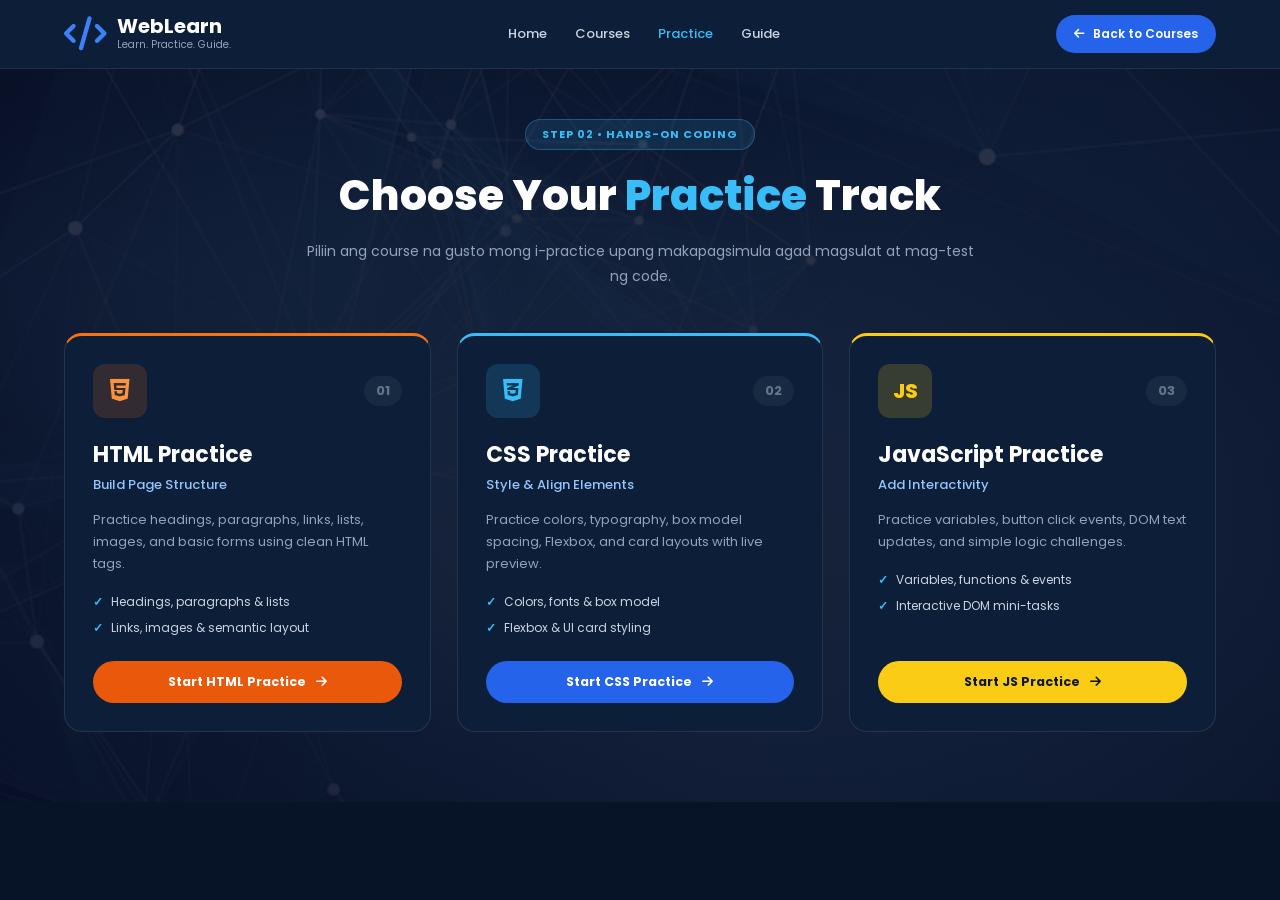
<file: practice-html-css-js.html>
<!DOCTYPE html>
<html lang="en">
<head>
    <meta charset="UTF-8">
    <meta name="viewport" content="width=device-width, initial-scale=1.0">
    <title>Practice Courses | WebLearn</title>
    <link rel="stylesheet" href="practice-html-css-js.css">

    <!-- Favicon -->
    <link rel="icon" type="image/png" href="logo.png">


    <!-- Google Font -->
    <link rel="preconnect" href="https://fonts.googleapis.com">
    <link rel="preconnect" href="https://fonts.gstatic.com" crossorigin>
    <link href="https://fonts.googleapis.com/css2?family=Poppins:wght@400;500;600;700;800&display=swap" rel="stylesheet">

    <!-- Font Awesome Icons -->
    <link rel="stylesheet" href="https://cdnjs.cloudflare.com/ajax/libs/font-awesome/6.5.2/css/all.min.css">
</head>
<body>

    <!-- TOP HEADER -->
    <header class="top-header">
        <a href="index.html" class="brand">
            <i class="fa-solid fa-code"></i>
            <div>
                <h2>WebLearn</h2>
                <span>Learn. Practice. Guide.</span>
            </div>
        </a>

        <nav class="header-nav">
            <a href="index.html">Home</a>
            <a href="courses.html">Courses</a>
            <a href="practice.html" class="active">Practice</a>
            <a href="guide.html">Guide</a>
        </nav>

        <a href="courses.html" class="back-btn">
            <i class="fa-solid fa-arrow-left"></i>
            Back to Courses
        </a>
    </header>

    <!-- MAIN CONTENT -->
    <main class="practice-wrapper">

        <!-- HERO -->
        <section class="practice-hero">
            <span class="badge-label">STEP 02 • HANDS-ON CODING</span>
            <h1>Choose Your <span>Practice</span> Track</h1>
            <p>
                Piliin ang course na gusto mong i-practice upang makapagsimula agad magsulat at mag-test ng code.
            </p>
        </section>

        <!-- 3 PRACTICE COURSE CARDS -->
        <section class="practice-grid">

            <!-- 01 HTML PRACTICE -->
            <article class="practice-card card-html">
                <div class="card-top">
                    <div class="card-icon icon-html">
                        <i class="fa-brands fa-html5"></i>
                    </div>
                    <span class="card-step">01</span>
                </div>

                <h2>HTML Practice</h2>
                <h4>Build Page Structure</h4>
                <p>
                    Practice headings, paragraphs, links, lists, images, and basic forms using clean HTML tags.
                </p>

                <ul class="task-preview">
                    <li>Headings, paragraphs &amp; lists</li>
                    <li>Links, images &amp; semantic layout</li>
                </ul>

                <a href="practice-html.html" class="start-btn btn-html">
                    Start HTML Practice
                    <i class="fa-solid fa-arrow-right"></i>
                </a>
            </article>

            <!-- 02 CSS PRACTICE -->
            <article class="practice-card card-css">
                <div class="card-top">
                    <div class="card-icon icon-css">
                        <i class="fa-brands fa-css3-alt"></i>
                    </div>
                    <span class="card-step">02</span>
                </div>

                <h2>CSS Practice</h2>
                <h4>Style &amp; Align Elements</h4>
                <p>
                    Practice colors, typography, box model spacing, Flexbox, and card layouts with live preview.
                </p>

                <ul class="task-preview">
                    <li>Colors, fonts &amp; box model</li>
                    <li>Flexbox &amp; UI card styling</li>
                </ul>

                <a href="practice-css.html" class="start-btn btn-css">
                    Start CSS Practice
                    <i class="fa-solid fa-arrow-right"></i>
                </a>
            </article>

            <!-- 03 JAVASCRIPT PRACTICE -->
            <article class="practice-card card-js">
                <div class="card-top">
                    <div class="card-icon icon-js">
                        JS
                    </div>
                    <span class="card-step">03</span>
                </div>

                <h2>JavaScript Practice</h2>
                <h4>Add Interactivity</h4>
                <p>
                    Practice variables, button click events, DOM text updates, and simple logic challenges.
                </p>

                <ul class="task-preview">
                    <li>Variables, functions &amp; events</li>
                    <li>Interactive DOM mini-tasks</li>
                </ul>

                <a href="practice-js.html" class="start-btn btn-js">
                    Start JS Practice
                    <i class="fa-solid fa-arrow-right"></i>
                </a>
            </article>

        </section>

    </main>

</body>
</html>
</file>
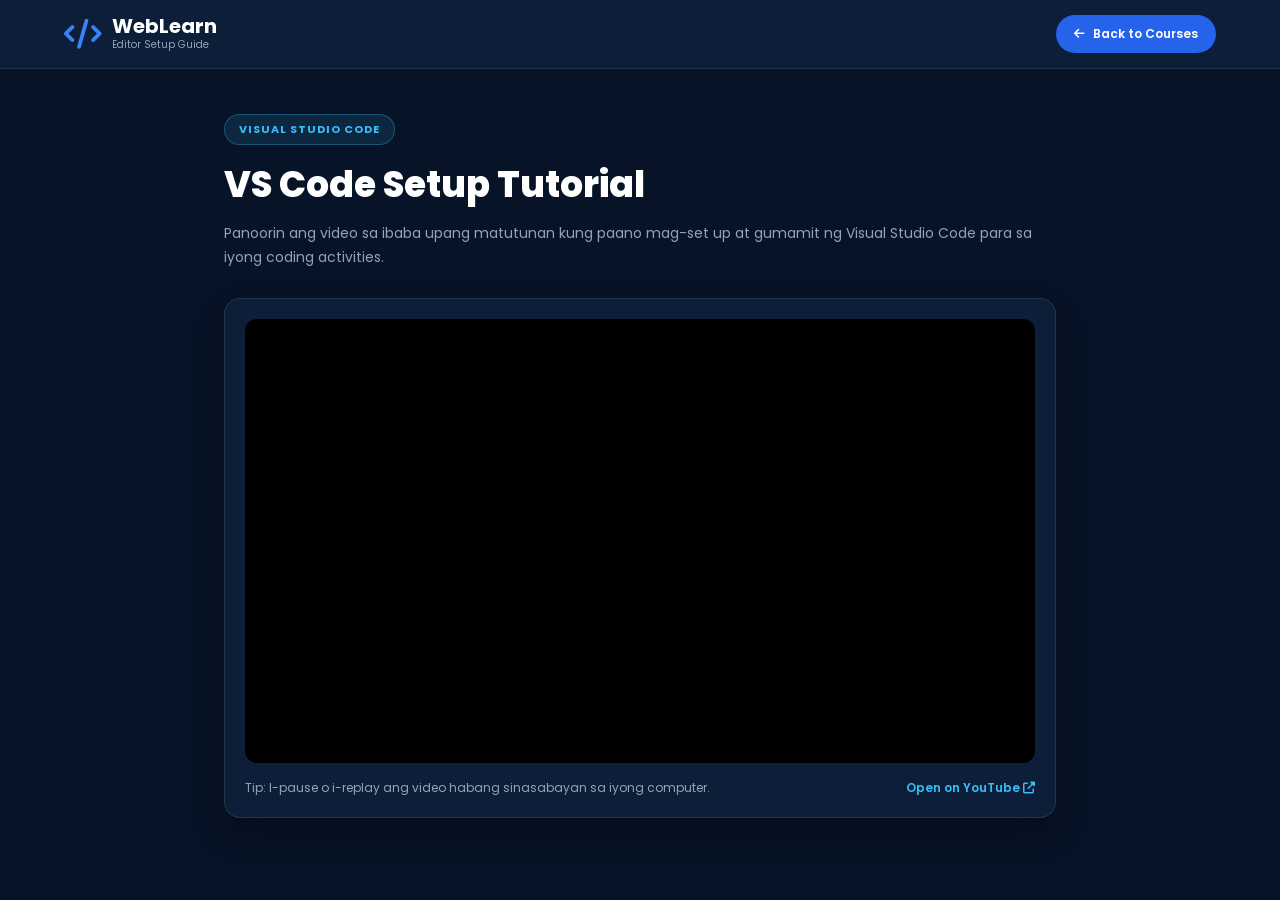
<file: tutorial-vscode.html>
<!DOCTYPE html>
<html lang="en">
<head>
    <meta charset="UTF-8">
    <meta name="viewport" content="width=device-width, initial-scale=1.0">
    <title>VS Code Tutorial | WebLearn</title>
    <link rel="stylesheet" href="tutorial-vscode.css">

    <!-- Favicon -->
    <link rel="icon" type="image/png" href="logo.png">


    <!-- Google Font -->
    <link rel="preconnect" href="https://fonts.googleapis.com">
    <link rel="preconnect" href="https://fonts.gstatic.com" crossorigin>
    <link href="https://fonts.googleapis.com/css2?family=Poppins:wght@400;500;600;700;800&display=swap" rel="stylesheet">

    <!-- Font Awesome Icons -->
    <link rel="stylesheet" href="https://cdnjs.cloudflare.com/ajax/libs/font-awesome/6.5.2/css/all.min.css">
</head>
<body>

    <header class="top-header">
        <a href="index.html" class="brand">
            <i class="fa-solid fa-code"></i>
            <div>
                <h2>WebLearn</h2>
                <span>Editor Setup Guide</span>
            </div>
        </a>

        <a href="courses.html" class="back-btn">
            <i class="fa-solid fa-arrow-left"></i>
            Back to Courses
        </a>
    </header>

    <main class="video-wrapper">
        <span class="video-badge">VISUAL STUDIO CODE</span>
        <h1>VS Code Setup Tutorial</h1>
        <p class="subtitle">
            Panoorin ang video sa ibaba upang matutunan kung paano mag-set up at gumamit ng Visual Studio Code para sa iyong coding activities.
        </p>

        <div class="video-card">
            <div class="video-container">
                <iframe
                    src="https://www.youtube.com/embed/PirSDtk4qUc?si=o4OyVLHf6BO_S8NQ"
                    title="VS Code Tutorial Video"
                    allow="accelerometer; autoplay; clipboard-write; encrypted-media; gyroscope; picture-in-picture; web-share"
                    referrerpolicy="strict-origin-when-cross-origin"
                    allowfullscreen>
                </iframe>
            </div>

            <div class="video-footer">
                <span>Tip: I-pause o i-replay ang video habang sinasabayan sa iyong computer.</span>
                <a href="https://youtu.be/PirSDtk4qUc?si=o4OyVLHf6BO_S8NQ" target="_blank" rel="noopener noreferrer">
                    Open on YouTube <i class="fa-solid fa-up-right-from-square"></i>
                </a>
            </div>
        </div>
    </main>

</body>
</html>
</file>
<file: navigation&sidebar.css>
:root{
    --navy: #07152e;
    --navy-light: #10244a;
    --blue: #2563eb;
    --cyan: #35c5ff;
    --text: #102044;
    --muted: #64748b;
    --background: #f8faff;
    --white: #ffffff;

}
 
* {
    margin: 0;
    padding: 0;
    box-sizing: border-box;
}
html {
    scroll-behavior: smooth;
}

body {
    font-family: 'Poppins', sans-serif;
    background: var(--background);
    color: var(--text);
    overflow-x: hidden;
}
a{
    text-decoration: none;
}

button {
    font-family: inherit;
    cursor: pointer;
}
/* navigation nato */
.links li{
  list-style: none;
}

.navigation_bar{
    width: 100%;
    min-height: 80px;
    padding: 15px 6%;
    display: flex;
    justify-content: space-between;
    align-items: center;
    gap: 25px;
    background: #0b1936;
    top: 0;
    position: sticky;
    z-index: 1000;
    box-shadow: 0 4px 20px rgba(0, 0, 0, 0.12);
}
.logo {
    display: flex;
    align-items: center;
    gap: 13px;
    color: white;
    flex-shrink: 0;
}
.logo img{
    
    width: 45px;
    height: 45px;
    margin-right: 30px;
    object-fit: contain;
}

.logo > i {
    font-size: 37px;
    color: #3b82f6;
}
 .logo h2 {         
    font-size: 25px;
    line-height: 1.2;
 }

 .logo h2 span {
    color: #3b82f6; 
 }
 .logo small {
    font-size: 9px;
    color: #b8c6dd;
 }
 .links {
    display: flex;
    align-items: center;
    gap: 30px;
 }
 .links a{
    color: #dce7fa;
    font-size: 14px;
    font-weight: 500;
    padding: 10px 0;
    transition: 0.3s;
    position: relative;
 }

.links a:hover,
.links a.active {
    color: #4db5ff;
}
.links a.active::after {
    content: "";
    position: absolute;
    bottom: 0;
    left: 0;
    width: 100%;
    height: 3px;
    border-radius: 5px;
    background: #2584ff;
}
.nav-actions {
    display: flex;
    align-items: center;
    gap: 15px;
}
.theme-toggle {
    width: 39px;
    height: 39px;
    border: none;
    border-radius: 50%;
    background: #1c2e56;
    color: white;
    font-size: 17px;
}

.logo-container {
    display: flex;
    align-items: center;
    gap: 14px;
}



/* MENU BUTTON BESIDE LOGO */
.menu-toggle {
    display: flex;
    align-items: center;
    justify-content: center;
    width: 42px;
    height: 42px;
    flex-shrink: 0;
    background: transparent;
    border: 1px solid #263b60;
    border-radius: 10px;
    color: #ffffff;
    font-size: 21px;
    cursor: pointer;
    transition: 0.3s ease;
}

.menu-toggle:hover {
    background: #1d3764;
    color: #38bdf8;
}

/* LEFT SIDEBAR */
.sidebar-menu {
    position: fixed;
    top: 100px;
    left: 0;
    bottom: 0;
    width: 270px;
    max-width: 85vw;
    padding: 24px 18px;
    background: #0b1935;
    border-right: 1px solid #263b60;
    overflow-y: auto;
    z-index: 1001;
    transform: translateX(-100%);
    visibility: hidden;
    transition:
        transform 0.3s ease,
        visibility 0.3s ease;
}

/* SHOW SIDEBAR */
.sidebar-menu.active {
    transform: translateX(0);
    visibility: visible;
}

/* SIDEBAR HEADINGS */
.sidebar-menu h3 {
    margin: 22px 10px 12px;
    color: #60a5fa;
    font-size: 12px;
    letter-spacing: 1px;
}

/* SIDEBAR LINKS */
.sidebar-menu a {
    display: flex;
    align-items: center;
    gap: 12px;
    padding: 13px 12px;
    margin-bottom: 5px;
    border-radius: 8px;
    color: #e2e8f0;
    text-decoration: none;
    font-size: 14px;
    transition: 0.2s ease;
}

.sidebar-menu a i {
    width: 20px;
    text-align: center;
    font-size: 16px;
}

.sidebar-menu a:hover {
    background: #1d3764;
    color: #38bdf8;
}

/* DARK OVERLAY */
.sidebar-overlay {
    position: fixed;
    inset: 100px 0 0;
    background: rgba(0, 0, 0, 0.45);
    z-index: 1000;
    opacity: 0;
    visibility: hidden;
    transition: 0.3s ease;
}

.sidebar-overlay.active {
    opacity: 1;
    visibility: visible;
}
</file>
<file: main-index.css>
.main-section_home {
    display: block;
    width: 100%;
}
/* Default (Light / Day Mode) background para sa hero */
.home_main-section {
    background:
        radial-gradient(circle at 18% 20%, rgba(37, 99, 235, 0.22), transparent 40%),
        radial-gradient(circle at 85% 25%, rgba(56, 189, 248, 0.18), transparent 42%),
        linear-gradient(125deg, rgba(10, 29, 66, 0.84), rgba(15, 41, 94, 0.88)),
        url("ictbg.avif");
    background-size: cover;
    background-position: center;
    background-repeat: no-repeat;
    transition: background 0.4s ease, color 0.3s ease;
}

/* Dark Mode background (mas malalim na navy-slate at subtle cyan glow) */
body.dark-mode {
    background-color: #050b16;
    color: #e2e8f0;
}

body.dark-mode .home_main-section {
    background:
        radial-gradient(circle at 80% 25%, rgba(37, 99, 235, 0.28), transparent 38%),
        radial-gradient(circle at 20% 80%, rgba(14, 165, 233, 0.14), transparent 45%),
        linear-gradient(135deg, rgba(4, 10, 24, 0.92), rgba(9, 20, 46, 0.95)),
        url("ictbg.avif");
    background-size: cover;
    background-position: center;
    background-repeat: no-repeat;
}

/* Night Mode background (mas madilim, warm-dimmed midnight tone para hindi masakit sa mata) */
body.night-mode {
    background-color: #030508;
    color: #cbd5e1;
}

body.night-mode .home_main-section {
    background:
        radial-gradient(circle at 75% 20%, rgba(99, 102, 241, 0.16), transparent 42%),
        radial-gradient(circle at 15% 75%, rgba(2, 132, 199, 0.12), transparent 45%),
        linear-gradient(160deg, rgba(2, 4, 10, 0.95), rgba(8, 12, 24, 0.97)),
        url("ictbg.avif");
    background-size: cover;
    background-position: center;
    background-repeat: no-repeat;
}

/* Opsyonal na adjustment sa cards/badges kapag dark o night mode */
body.dark-mode .welcome-badge {
    background: #13264a;
    color: #93c5fd;
}

body.night-mode .welcome-badge {
    background: #111827;
    color: #a5b4fc;
}



.home_main-section {
    min-height: 620px;
    padding: 75px 6% 90px;
    display: grid;
    grid-template-columns: 1fr 1.1fr;
    align-items: center;
    gap: 35px;
    background:
        linear-gradient(
            rgba(8, 15, 40, 0.85),
            rgba(8, 15, 40, 0.90)
        ),
        url("ictbg.avif");
    background-size: cover;
    background-position: center;
    background-repeat: no-repeat;
    color: white;
    position: relative;
    overflow: hidden;
}

.home_main-section::before {
    content: "";
    position: absolute;
    width: 420px;
    height: 420px;
    border: 1px solid rgba(59, 130, 246, 0.15);
    border-radius: 50%;
    right: -200px;
    top: -200px;
}

.home_main-section::after {
    content: "";
    position: absolute;
    width: 100%;
    height: 20px;
    background: var(--background, #ffffff);
    bottom: -20px;
    left: 0;
    border-radius: 50% 50% 0 0;
}

.home-content {
    position: relative;
    z-index: 2;
}

.welcome-badge {
    display: inline-block;
    background: #172b50;
    padding: 10px 17px;
    border-radius: 30px;
    font-size: 12px;
    font-weight: 600;
    margin-bottom: 23px;
}

.home-content h1 {
    font-size: clamp(34px, 3.5vw, 55px);
    font-weight: 800;
    line-height: 1.25;
    letter-spacing: -1.5px;
}

.home-content h1 span {
    background: linear-gradient(90deg, #2584ff, #35d5ff);
    background-clip: text;
    -webkit-background-clip: text;
    color: transparent;
}

.home-content > p {
    color: #c3d2e9;
    font-size: 14px;
    line-height: 1.9;
    margin-top: 20px;
    max-width: 510px;
}

.home-buttons {
    display: flex;
    gap: 15px;
    margin-top: 30px;
    flex-wrap: wrap;
}

.primary-btn,
.outline-btn {
    display: inline-flex;
    align-items: center;
    justify-content: center;
    gap: 8px;
    padding: 15px 25px;
    border-radius: 35px;
    font-size: 16px;
    font-weight: 600;
    text-decoration: none;
    transition: 0.3s;
}

.primary-btn {
    background: linear-gradient(90deg, #2563eb, #1682ff);
    color: white;
}

.primary-btn:hover {
    transform: translateY(-4px);
    box-shadow: 0 10px 25px rgba(37, 99, 235, 0.4);
}

.outline-btn {
    color: white;
    border: 1px solid #9eb9ec;
}

.outline-btn:hover {
    background: rgba(255, 255, 255, 0.1);
}

.home-stats {
    display: flex;
    gap: 30px;
    margin-top: 40px;
}

.stat-items {
    display: flex;
    flex-direction: column;
    gap: 4px;
}

.stat-items strong,
.stat-items span {
    font-size: 16px;
    color: #b3c4df;
}

/* laptop img */
.main-visual {
    position: relative;
    width: 100%;
    max-width: 650px;
    margin: auto;
    padding: 95px 0 40px;
}

.hero-laptop {
    width: 100%;
    min-height: 250px;
    display: flex;
    justify-content: center;
    align-items: center;
    position: relative;
    z-index: 2;
}

.laptop-img {
    display: block;
    width: 100%;
    max-width: 650px;
    height: auto;
    object-fit: contain;
    filter: drop-shadow(0 20px 35px rgba(37, 99, 235, 0.35));
    animation: laptopFloat 5s ease-in-out infinite;
}

@keyframes laptopFloat {
    0%, 100% {
        transform: translateY(0);
    }

    50% {
        transform: translateY(-12px);
    }
}

/* sa placeholder na ng laptop */
.laptop-placeholder {
    display: none;
}

.hero-laptop.image-missing {
    background: linear-gradient(135deg, #142b56, #0a1833);
    border: 2px solid #476ff4;
    border-radius: 20px;
    box-shadow: 0 25px 60px rgba(0, 0, 0, 0.3);
}

.hero-laptop.image-missing .laptop-placeholder {
    display: flex;
    flex-direction: column;
    align-items: center;
    justify-content: center;
    gap: 15px;
    color: #66baff;
}

.laptop-placeholder i {
    font-size: 90px;
}

.laptop-placeholder span {
    font-size: 25px;
    font-weight: 700;
}

/* floating icon ni html,css,Js */
.floating-badge {
    position: absolute;
    width: 65px;
    height: 75px;
    border-radius: 16px;
    display: flex;
    align-items: center;
    justify-content: center;
    font-size: 40px;
    font-weight: 800;
    z-index: 5;
    box-shadow: 0 15px 30px rgba(0, 0, 0, 0.25);
    animation: iconFloat 4s ease-in-out infinite;
}

.html-badge {
    background: linear-gradient(135deg, #ff6938, #e34f26);
    top: 10px;
    left: 18%;
}

.css-badge {
    background: linear-gradient(135deg, #00bbff, #1572b6);
    top: -5px;
    left: 45%;
    animation-delay: 0.7s;
}

.js-badge {
    background: #f7df1e;
    color: #151515;
    top: 20px;
    right: 8%;
    animation-delay: 1.4s;
}

@keyframes iconFloat {
    0%, 100% {
        transform: translateY(0) rotate(-5deg);
    }

    50% {
        transform: translateY(-13px) rotate(5deg);
    }
}

/* visual caption */
.visual-caption {
    text-align: right;
    color: #6ac8ff;
    font-size: 16px;
    font-style: italic;
    margin-top: 20px;
}

/* code window */
.code-window {
    width: 100%;
    background: #0b1731;
    border: 3px solid #476ff4;
    border-radius: 17px;
    box-shadow: 0 20px 50px rgba(0, 0, 0, 0.35);
    overflow: hidden;
    position: relative;
    z-index: 2;
}

.window-header {
    height: 45px;
    background: #172749;
    display: flex;
    align-items: center;
    gap: 20px;
    padding: 0 15px;
    color: #a9bad8;
    font-size: 12px;
}

.window-dots {
    display: flex;
    gap: 6px;
}

.window-dots span {
    width: 10px;
    height: 10px;
    border-radius: 50%;
    background: #fb7185;
}

.window-dots span:nth-child(2) {
    background: #facc15;
}

.window-dots span:nth-child(3) {
    background: #34d399;
}

.editor-layout {
    display: grid;
    grid-template-columns: 1.2fr 0.8fr;
    min-height: 280px;
}

.code-area {
    padding: 18px;
    overflow-x: auto;
}

.code-area pre {
    font-family: Consolas, monospace;
    font-size: 11px;
    line-height: 1.9;
    color: #e2e8f0;
}

.code-blue {
    color: #57baff;
}

.code-purple {
    color: #c084fc;
}

.preview-area {
    background: #f1f6ff;
    color: #102044;
}

.preview-title {
    background: #e0eaff;
    padding: 12px;
    font-size: 11px;
    font-weight: 600;
}

.preview-content {
    padding: 25px 15px;
}

.preview-content h3 {
    font-size: 18px;
    margin-bottom: 10px;
}

.preview-content p {
    font-size: 11px;
    color: #64748b;
}

.preview-chip {
    display: inline-block;
    margin-top: 18px;
    background: #2563eb;
    color: white;
    padding: 8px 13px;
    border-radius: 5px;
    font-size: 10px;
}

/* MOBILE RESPONSIVE - MAIN INDEX (SAFE OVERRIDE) */
@media (max-width: 960px) {
    .home_main-section {
        grid-template-columns: 1fr !important;
        max-height: none !important;
        height: auto !important;
        padding: 80px 5% 70px !important;
        gap: 28px;
        overflow: visible !important;
        overflow-x: clip !important;
    }

    .home-content {
        text-align: center;
    }

    .home-content > p {
        margin-left: auto;
        margin-right: auto;
    }

    .home-buttons {
        justify-content: center;
    }

    .home-stats {
        justify-content: center;
    }

    .main-visual {
        padding-top: 68px;
    }

    .visual-caption {
        text-align: center;
    }
}

@media (max-width: 576px) {
    .home_main-section {
        padding: 74px 16px 64px !important;
    }

    .home-buttons {
        flex-direction: column !important;
        align-items: stretch;
    }

    .home-stats {
        flex-wrap: wrap;
        gap: 16px 24px;
    }

    .floating-badge {
        width: 44px;
        height: 50px;
        border-radius: 12px;
        font-size: 24px;
    }

    .js-badge {
        font-size: 18px;
    }

    .editor-layout {
        grid-template-columns: 1fr !important;
        min-height: auto !important;
    }

    .code-area pre {
        font-size: 11px;
    }
}
</file>
<file: html-css-js-design.css>
.course-container  {
    display: grid;
    grid-template-columns: repeat(3, minmax(0, 1fr));
    gap: 30px;
    margin-top: 40px;
}
.course-card {
    position: relative;
    padding: 28px;
    min-height:  365px;
    border-radius: 15px;
    overflow: hidden;
    transition: .35s;
    display: flex;
    flex-direction: column;
}
.course-card:hover {
    transform: translateY(-10px);
    box-shadow: 0 20px 40px rgba(30,60,120,.12);
}

.html-card {
    border: 1px solid #ffc7b8;
    background: linear-gradient(140deg, #fff5f1, #fff);
}
.css-card {
    border: 1px solid #a9d3ff;
    background: linear-gradient(140deg,  #eff7ff, #fff);
}
.js-card {
    border: 1px solid #ffe483;
    background: linear-gradient(140deg, #fffbea, #fff);
}

.course-icon {
    width: 58px;
    height: 58px;
    border-radius: 12px;
    display: flex;
    align-items: center;
    justify-content: center;
    font-size: 35px;
    margin-bottom: 22px;
}
.html-icon {
    background: #e34f26;
    color: white;
}
.css-icon {
    background: #1572b6;
    color: white;
}
.js-icon {
    background: #f7df1e;
    color: #151515;
    font-size: 26px;
    font-weight: 800;
}

.card-decoration {
    position: absolute;
    top: 10px;
    right: 20px;
    font-size: 25px;
    font-weight: 700;
    opacity: 0.10;
}
.course-card h3 {
    font-size: 24px;
    margin-bottom: 3px;
}
.course-card h4 {
    font-size: 15px;
    font-weight: 500;
    color: #355078;
    margin-bottom: 17px;
}
.course-card > p {
    font-size: 13px;
    color: #536782;
    line-height: 1.8;
    margin-bottom: 25px;
}

.course-btn {
    display: inline-flex;
    align-items: center;
    justify-content: center;
    gap: 15px;
    width: fit-content;
    min-height: 48px;
    padding: 12px 21px;
    border-radius: 30px;
    margin-top: 20px;
     font-size: 12px;
    font-weight: 600;
    transition: .3s;

}
.course-btn:hover {
    transform: translateY(-3px);
    filter: brightness(1.08);
}
.html-btn {
    background: #e34f26;
    color: white;
}
.css-btn {
    background: #2563eb;
    color: white;
}

.js-btn {
    background: #f7df1e;
    color: #171717;
}


/* COURSES SECTION HEADING */
.courses .section-heading {
    text-align: center;
    margin-bottom: 45px;
}

/* SECTION LABEL */
.courses .section-label {
    display: inline-block;
    color: #2563eb;
    background: #dbeafe;
    padding: 8px 18px;
    border-radius: 25px;
    font-size: 13px;
    font-weight: 600;
    letter-spacing: 1px;
    margin-bottom: 15px;
}

/* SECTION TITLE */
.courses .section-heading h2 {
    font-size: 36px;
    font-weight: 700;
    color: #1e293b;
    margin-bottom: 15px;
}

/* HIGHLIGHT "YOUR PATH" */
.courses .section-heading h2 span {
    color: #2563eb;
}

/* SECTION DESCRIPTION */
.courses .section-heading p {
    font-size: 16px;
    color: #64748b;
    line-height: 1.7;
    max-width: 600px;
    margin: 0 auto;
}
</file>
<file: editor-tools.css>
* {
    margin: 0;
    padding: 0;
    box-sizing: border-box;
}

.tools-page-body{
    font-family: 'Poppins', sans-serif;
    background: #f8fafc;
    color: #1e293b;
    overflow-x: hidden;
    background-image: url("coding-toolBg.png");
    background-size: cover;
    background-position: center;
    background-repeat: no-repeat;
    background-attachment: fixed;

}

/* HEADER */

.tools-header {
    display: flex;
    align-items: center;
    justify-content: space-between;
    gap: 20px;
    width: 100%;
    padding: 15px 5%;
    background: #0c1e38;
    border-bottom: 1px solid rgba(255,255,255,.08);
}

.brand {
    display: flex;
    align-items: center;
    gap: 12px;
    color: white;
    text-decoration: none;
}

.brand > i {
    color: #3b82f6;
    font-size: 38px;
}

.brand h2 {
    font-size: 21px;
}

.brand span {
    display: block;
    color: #cbd5e1;
    font-size: 9px;
}

.tools-nav {
    display: flex;
    align-items: center;
    gap: 30px;
}

.tools-nav a {
    color: #e2e8f0;
    font-size: 13px;
    text-decoration: none;
    transition: .3s;
}

.tools-nav a:hover,
.tools-nav a.active {
    color: #60a5fa;
}

.back-home {
    color: white;
    background: #2563eb;
    padding: 11px 18px;
    border-radius: 25px;
    font-size: 12px;
    text-decoration: none;
}

.mobile-menu {
    display: none;
    background: transparent;
    color: white;
    border: none;
    font-size: 22px;
    cursor: pointer;
}

/* HERO */

.tools-hero {
    text-align: center;
    max-width: 750px;
    margin: 0 auto;
    padding: 75px 20px 45px;
}

.hero-label {
    display: inline-block;
    color: #2563eb;
    background: #dbeafe;
    padding: 8px 17px;
    border-radius: 25px;
    font-size: 11px;
    font-weight: 600;
    letter-spacing: 1px;
    margin-bottom: 20px;
}

.tools-hero h1 {
    font-size: clamp(30px, 5vw, 45px);
    color: white;
    line-height: 1.3;
    margin-bottom: 15px;
}

.tools-hero h1 span {
    color: #2563eb;
}

.tools-hero p {
    color: white;
    font-size: 14px;
    line-height: 1.8;
}

/* EDITOR CARDS */

.editor-section {
    width: 100%;
    padding: 20px 20px 70px;
}

.editor-grid {
    display: grid;
    grid-template-columns: repeat(3, minmax(0, 1fr));
    gap: 25px;
    max-width: 1050px;
    margin: 0 auto;
}

.editor-card {
    display: flex;
    flex-direction: column;

    min-width: 0;
    background: white;
    padding: 22px;
    border: 1px solid #e2e8f0;
    border-radius: 17px;

    box-shadow: 0 5px 20px rgba(15, 23, 42, .04);
    transition: .3s;
}

.editor-card:hover {
    transform: translateY(-7px);
    box-shadow: 0 12px 30px rgba(37, 99, 235, .10);
}

/* IMAGES */

.editor-image {
    display: flex;
    align-items: center;
    justify-content: center;

    width: 100%;
    height: 190px;
    border-radius: 13px;
    margin-bottom: 20px;
}

.editor-image img {
    width: 140px;
    height: 140px;
    max-width: 90%;
    object-fit: contain;
}

.vscode-bg {
    background: #eff6ff;
}

.acode-bg {
    background: #f0fdf4;
}

.html-bg {
    background: #fff7ed;
}

/* TEXT */

.device-label {
    align-self: flex-start;
    color: #2563eb;
    background: #eff6ff;
    padding: 5px 10px;
    border-radius: 20px;
    font-size: 15px;
    font-weight: 600;
    margin-bottom: 12px;
}

.editor-card h2 {
    font-size: 19px;
    margin-bottom: 10px;
}

.editor-card > p {
    color: #64748b;
    font-size: 12px;
    line-height: 1.8;
    margin-bottom: 18px;
}

.editor-benefits {
    list-style: none;
    margin-bottom: 22px;
}

.editor-benefits li {
    display: flex;
    gap: 9px;
    align-items: center;
    color: #475569;
    font-size: 11px;
    margin-bottom: 10px;
}

.editor-benefits i {
    color: #16a34a;
}

/* BUTTONS */

.download-btn {
    display: flex;
    align-items: center;
    justify-content: center;
    gap: 9px;

    width: 100%;
    margin-top: auto;
    padding: 12px 10px;

    border-radius: 25px;
    color: white;
    font-size: 12px;
    font-weight: 600;
    text-decoration: none;
    transition: .3s;
}

.download-btn:hover {
    opacity: .85;
    transform: translateY(-2px);
}

.vscode-btn {
    background: #2563eb;
}

.acode-btn {
    background: #059669;
}

.html-btn {
    background: #ea580c;
}

/* LEARNING TIP */

.learning-tip {
    display: flex;
    align-items: center;
    gap: 20px;

    max-width: 1050px;
    margin: 0 auto 70px;
    padding: 25px;

    background: #eff6ff;
    border: 1px solid #bfdbfe;
    border-radius: 15px;
}

.tip-icon {
    display: flex;
    align-items: center;
    justify-content: center;

    width: 55px;
    height: 55px;
    flex: 0 0 55px;

    color: #2563eb;
    background: white;
    border-radius: 13px;
    font-size: 23px;
}

.tip-content h2 {
    font-size: 17px;
    margin-bottom: 7px;
}

.tip-content p {
    color: #64748b;
    font-size: 12px;
    line-height: 1.8;
}

/* FOOTER */

.tools-footer {
    text-align: center;
    padding: 30px 15px;
    background: #0c1e38;
    color: #cbd5e1;
}

.footer-brand {
    display: inline-flex;
    align-items: center;
    gap: 8px;
    color: white;
    font-size: 20px;
    font-weight: 700;
    text-decoration: none;
}

.footer-brand i {
    color: #3b82f6;
}

.tools-footer p {
    font-size: 11px;
    margin: 8px 0;
}

.tools-footer > span {
    font-size: 10px;
}
/* EDITOR TUTORIAL LINK */

.tutorial-link {
    display: flex;
    align-items: center;
    justify-content: center;
    gap: 8px;

    width: 100%;
    margin-top: 12px;
    padding: 11px 10px;

    color: #2563eb;
    background: #eff6ff;
    border: 1px solid #bfdbfe;
    border-radius: 25px;

    font-size: 12px;
    font-weight: 600;
    text-decoration: none;

    transition: 0.3s ease;
}

.tutorial-link:hover {
    background: #dbeafe;
    transform: translateY(-2px);
}

/* TABLET */

@media (max-width: 850px) {
    .editor-grid {
        grid-template-columns: repeat(2, minmax(0, 1fr));
    }

    .editor-card:last-child {
        grid-column: 1 / -1;
        width: calc(50% - 13px);
        justify-self: center;
    }
}

/* MOBILE */

@media (max-width: 600px) {
    .tools-header {
        position: relative;
        padding: 13px 16px;
        gap: 10px;
    }

    .brand {
        min-width: 0;
    }

    .brand h2 {
        font-size: 17px;
    }

    .brand > i {
        font-size: 30px;
    }

    .tools-nav,
    .back-home {
        display: none;
    }

    .mobile-menu {
        display: block;
        flex-shrink: 0;
    }

    .tools-nav.mobile-active {
        display: flex;
        flex-direction: column;
        align-items: stretch;
        gap: 0;

        position: absolute;
        top: 100%;
        left: 0;
        z-index: 10;

        width: 100%;
        padding: 10px 20px;
        background: #0c1e38;
    }

    .tools-nav.mobile-active a {
        padding: 13px 5px;
    }

    .tools-hero {
        padding: 55px 18px 35px;
    }

    .tools-hero h1 {
        font-size: 30px;
    }

    .tools-hero p {
        font-size: 13px;
    }

    .editor-section {
        padding: 15px 16px 45px;
    }

    .editor-grid {
        grid-template-columns: minmax(0, 1fr);
        max-width: 380px;
        gap: 20px;
    }

    .editor-card,
    .editor-card:last-child {
        width: 100%;
        grid-column: auto;
        padding: 20px;
    }

    .editor-image {
        height: 170px;
    }

    .editor-image img {
        width: 130px;
        height: 130px;
    }

    .learning-tip {
        flex-direction: column;
        align-items: flex-start;
        margin: 0 16px 45px;
        padding: 20px;
    }
}
</file>
<file: main-footers.css>
/* UNIQUE FOOTER DESIGN */

.main-footer {
    position: relative;
    overflow: hidden;
    padding: 40px 30px;
    background:
        radial-gradient(ellipse at 85% 30%, rgba(37,99,235,.2), transparent 40%),
        #050f24;
    color: white;
    border-top: 1px solid rgba(56,189,248,.3);
    z-index: 10;
    clear: both;
}

/* CALL TO ACTION */

.footer-cta {
    text-align: center;
    max-width: 700px;
    margin: 0 auto 75px;
}

.cta-label {
    color: #38bdf8;
    font-size: 11px;
    letter-spacing: 2px;
    font-weight: 700;
}

.footer-cta h2 {
    font-size: clamp(28px, 4vw, 42px);
    margin: 15px 0;
}

.footer-cta h2 span {
    color: #38bdf8;
}

.footer-cta p {
    color: #aab7cf;
    line-height: 1.7;
}

.footer-cta-btn {
    display: inline-flex;
    align-items: center;
    gap: 10px;
    margin-top: 20px;
    padding: 13px 25px;
    border-radius: 30px;
    color: white;
    text-decoration: none;
    font-weight: 600;
    background: linear-gradient(90deg, #2563eb, #06b6d4);
    transition: .3s;
}

.footer-cta-btn:hover {
    transform: translateY(-4px);
    box-shadow: 0 8px 25px rgba(14,165,233,.3);
}

/* FOOTER CONTENT */

.footer-container {
    display: grid;
    grid-template-columns: 1.5fr 1fr 1fr 1.2fr;
    gap: 35px;
    max-width: 1200px;
    margin: auto;
    padding-bottom: 45px;
}

.footer-logo {
    font-size: 28px;
    margin-bottom: 15px;
}

.footer-logo span {
    color: #38bdf8;
}

.footer-about p {
    color: #aab7cf;
    font-size: 13px;
    line-height: 1.8;
}

.footer-tech {
    display: flex;
    flex-wrap: wrap;
    gap: 8px;
    margin-top: 20px;
}

.footer-tech span {
    color: #7dd3fc;
    border: 1px solid rgba(56,189,248,.35);
    background: rgba(14,165,233,.1);
    padding: 6px 11px;
    border-radius: 20px;
    font-size: 11px;
}



.footer-links h3 {
    margin-bottom: 8px;
    font-size: 16px;
}
.footer-about span {
    color: #3b82f6;
   
}

.footer-links a {
    display: flex;
    align-items: center;
    padding: 6px 0;
    color: #aab7cf;
    text-decoration: none;
    font-size: 13px;
    transition: .3s;
}

.footer-links a:hover {
    color: #38bdf8;
    transform: translateX(5px);
}

/* LAPTOP DECORATION */

.footer-laptop {
    min-height: 150px;
    border: 1px solid rgba(56,189,248,.35);
    border-radius: 18px;
    background: linear-gradient(
        145deg,
        rgba(30,64,175,.25),
        rgba(15,23,42,.7)
    );
    display: flex;
    flex-direction: column;
    justify-content: center;
    align-items: center;
    gap: 10px;
    color: #38bdf8;
}

.footer-laptop i {
    font-size: 45px;
}

.footer-laptop span {
    color: white;
    font-weight: 700;
    font-size: 17px;
}

.footer-laptop small {
    color: #aab7cf;
    font-size: 11px;
}

/* COPYRIGHT */

.footer-bottom {
    border-top: 1px solid rgba(148,163,184,.2);
    padding-top: 20px;
    display: flex;
    justify-content: space-between;
    gap: 15px;
    color: #94a3b8;
    font-size: 12px;
}
.dev-icon {
    height: 30px;  
    gap: 50px;
    display: flex;
    flex-direction: row;
    align-items: center;
    transition: .3s;
}

.dev-icon a:hover {
    color: #38bdf8;
}
/* MOBILE RESPONSIVE - FOOTER */
@media (max-width: 900px) {
    .footer-container {
        grid-template-columns: repeat(2, minmax(0, 1fr));
        gap: 24px;
    }
}

@media (max-width: 576px) {
    .main-footer {
        padding: 34px 16px 28px;
    }

    .footer-container {
        grid-template-columns: 1fr;
        gap: 22px;
    }

    .footer-bottom {
        flex-direction: column;
        text-align: center;
    }
}
</file>
<file: about-us.css>
* {
    margin: 0;
    padding: 0;
    box-sizing: border-box;
}

body {
    font-family: 'Poppins', sans-serif;
    background: #071326;
    color: #e2e8f0;
    min-height: 100vh;
}

/* TOP HEADER */
.top-header {
    position: sticky;
    top: 0;
    z-index: 1000;
    display: flex;
    align-items: center;
    justify-content: space-between;
    gap: 20px;
    width: 100%;
    padding: 15px 5%;
    background: #0c1e38;
    border-bottom: 1px solid rgba(255, 255, 255, 0.08);
}

.brand {
    text-decoration: none;
    display: flex;
    align-items: center;
    gap: 10px;
}

.brand i {
    color: #3b82f6;
    font-size: 34px;
}

.brand h2 {
    color: #ffffff;
    font-size: 20px;
    line-height: 1.1;
}

.brand span {
    display: block;
    color: #94a3b8;
    font-size: 10px;
}

.header-nav {
    display: flex;
    align-items: center;
    gap: 28px;
}

.header-nav a {
    color: #cbd5e1;
    font-size: 13px;
    font-weight: 500;
    text-decoration: none;
    transition: color 0.25s ease;
}

.header-nav a:hover,
.header-nav a.active {
    color: #38bdf8;
}

.back-btn {
    display: inline-flex;
    align-items: center;
    gap: 8px;
    color: #ffffff;
    background: #2563eb;
    padding: 10px 18px;
    border-radius: 25px;
    font-size: 12px;
    font-weight: 600;
    text-decoration: none;
    transition: background 0.25s ease;
}

.back-btn:hover {
    background: #1d4ed8;
}

/* MAIN WRAPPER */
.about-wrapper {
    background:
        linear-gradient(
            rgba(8, 15, 40, 0.85),
            rgba(8, 15, 40, 0.90)
        ),
        url("ictbg.avif");

    background-size: cover;
    background-position: center;
    background-repeat: no-repeat;
    max-width: 100%;
    margin: 0 auto;
    padding: 50px 5% 80px;
}

/* HERO SECTION */
.about-hero {
    text-align: center;
    max-width: 760px;
    margin: 0 auto 55px;
}

.badge-label,
.sub-label {
    display: inline-block;
    padding: 6px 16px;
    border-radius: 25px;
    background: rgba(56, 189, 248, 0.12);
    border: 1px solid rgba(56, 189, 248, 0.3);
    color: #38bdf8;
    font-size: 11px;
    font-weight: 700;
    letter-spacing: 1px;
    margin-bottom: 12px;
}

.about-hero h1 {
    font-size: 40px;
    font-weight: 800;
    color: #ffffff;
    margin-bottom: 14px;
}

.about-hero h1 span {
    color: #38bdf8;
}

.about-hero p {
    font-size: 14px;
    color: #94a3b8;
    line-height: 1.75;
}

/* SECTION HEADERS */
.section-header {
    text-align: center;
    margin-bottom: 30px;
}

.section-header h2 {
    font-size: 28px;
    font-weight: 700;
    color: #ffffff;
}

/* ADVISER FEATURED CARD */
.adviser-section {
    margin-bottom: 65px;
}

.adviser-card {
    max-width: 680px;
    margin: 0 auto;
    display: flex;
    align-items: center;
    gap: 28px;
    background: #0c1e38;
    border: 1px solid rgba(56, 189, 248, 0.35);
    border-radius: 20px;
    padding: 28px 32px;
    box-shadow: 0 18px 35px rgba(0, 0, 0, 0.3);
}

.adviser-photo {
    width: 140px;
    height: 140px;
    flex-shrink: 0;
    border-radius: 50%;
    overflow: hidden;
    border: 3px solid #38bdf8;
    background: #1e293b;
}

.adviser-photo img {
    width: 100%;
    height: 100%;
    object-fit: cover;
    object-position: center top;
}

.adviser-info h3 {
    font-size: 22px;
    color: #ffffff;
    margin: 8px 0 4px;
}

.department {
    font-size: 13px;
    font-weight: 600;
    color: #93c5fd;
    margin-bottom: 10px;
}

.adviser-note {
    font-size: 13px;
    color: #94a3b8;
    line-height: 1.65;
}

/* ROLE BADGES */
.role-badge {
    display: inline-block;
    padding: 4px 12px;
    border-radius: 20px;
    font-size: 11px;
    font-weight: 600;
    background: rgba(37, 99, 235, 0.22);
    color: #60a5fa;
    border: 1px solid rgba(59, 130, 246, 0.35);
}

.adviser-badge {
    background: rgba(250, 204, 21, 0.16);
    color: #facc15;
    border-color: rgba(250, 204, 21, 0.35);
}

/* 8 MEMBERS GRID (4 COLUMNS x 2 ROWS) */
.team-grid {
    display: grid;
    grid-template-columns: repeat(4, minmax(0, 1fr));
    gap: 24px;
}

.member-card {
    background: #0c1e38;
    border: 1px solid rgba(255, 255, 255, 0.1);
    border-radius: 18px;
    padding: 24px 20px;
    text-align: center;
    display: flex;
    flex-direction: column;
    align-items: center;
    transition: transform 0.3s ease, border-color 0.3s ease, box-shadow 0.3s ease;
}

.member-card:hover {
    transform: translateY(-6px);
    border-color: rgba(56, 189, 248, 0.45);
    box-shadow: 0 16px 32px rgba(0, 0, 0, 0.35);
}

.member-photo {
    width: 115px;
    height: 115px;
    border-radius: 50%;
    overflow: hidden;
    border: 3px solid #2563eb;
    margin-bottom: 16px;
    background: #1e293b;
}

.member-photo img {
    width: 100%;
    height: 100%;
    object-fit: cover;
    object-position: center top;
}

.member-card h3 {
    font-size: 17px;
    color: #ffffff;
    margin: 10px 0 8px;
}

.member-card p {
    font-size: 12px;
    color: #94a3b8;
    line-height: 1.65;
}
</file>
<file: courses.css>
* {
    margin: 0;
    padding: 0;
    box-sizing: border-box;
}
body {
    font-family: 'Poppins', sans-serif;
    background: #f8fafc;
}

 .course-header {
    
    display: flex;
    align-items: center;
    justify-content: space-between;
    gap: 20px;
    width: 100%;
    padding: 15px 5%;
    background: #0c1e38;
    border-bottom: 1px solid rgba(255,255,255,.08);
}
.brand {
    text-decoration: none;
    display: flex;
    gap: 10px;
}

.brand > i {
    color: #3b82f6;
    font-size: 38px;
}

.brand h2 { 
    color: white;
    font-size: 21px;
}

.brand span {
    display: block;
    color: #d6e1f0;
    font-size: 9px;
}

.course-nav {
    display: flex;
    align-items: center;
    gap: 30px;
}

.course-nav a {
    color: #e2e8f0;
    font-size: 13px;
    text-decoration: none;
    transition: .3s;
}

.course-nav a:hover,
.course-nav a.active {
    color: #60a5fa;
}

.back-home {
    color: white;
    background: #2563eb;
    padding: 11px 18px;
    border-radius: 25px;
    font-size: 12px;
    text-decoration: none;
}

.mobile-menu {
    display: none;
    background: transparent;
    color: white;
    border: none;
    font-size: 22px;
    cursor: pointer;
}


.course-container  {
    display: grid;
    grid-template-columns: repeat(3, minmax(0, 1fr));
    gap: 30px;
    margin-top: 40px;
}
.course-card {
    position: relative;
    padding: 28px;
    min-height:  3px;
    border-radius: 15px;
    overflow: hidden;
    transition: .35s;
    display: flex;
    flex-direction: column;
}
.course-card:hover {
    transform: translateY(-10px);
    box-shadow: 0 20px 40px rgba(30,60,120,.12);
}

.html-card {
    border: 1px solid #ffc7b8;
    background: linear-gradient(140deg, #fff5f1, #fff);
}
.css-card {
    border: 1px solid #a9d3ff;
    background: linear-gradient(140deg,  #eff7ff, #fff);
}
.js-card {
    border: 1px solid #ffe483;
    background: linear-gradient(140deg, #fffbea, #fff);
}

.course-icon {
    width: 58px;
    height: 58px;
    border-radius: 12px;
    display: flex;
    align-items: center;
    justify-content: center;
    font-size: 35px;
    margin-bottom: 22px;
}
.html-icon {
    background: #e34f26;
    color: white;
}
.css-icon {
    background: #1572b6;
    color: white;
}
.js-icon {
    background: #f7df1e;
    color: #151515;
    font-size: 26px;
    font-weight: 800;
}

.card-decoration {
    position: absolute;
    top: 10px;
    right: 20px;
    font-size: 25px;
    font-weight: 700;
    opacity: 0.10;
}
.course-card h3 {
    font-size: 24px;
    margin-bottom: 3px;
}
.course-card h4 {
    font-size: 15px;
    font-weight: 500;
    color: #355078;
    margin-bottom: 17px;
}

.course-card > p {
    font-size: 13px;
    color: #536782;
    line-height: 1.8;
    margin-bottom: 25px;
}

.course-btn {
    text-decoration: none;
    display: inline-flex;
    align-items: center;
    justify-content: center;
    gap: 15px;
    width: fit-content;
    min-height: 48px;
    padding: 12px 21px;
    border-radius: 30px;
    margin-top: 20px;
    font-size: 12px;
    font-weight: 600;
    transition: .3s;

}
.course-btn:hover {
    transform: translateY(-3px);
    filter: brightness(1.08);
}
.html-btn {
    background: #e34f26;
    color: white;
}
.css-btn {
    background: #2563eb;
    color: white;
}

.js-btn {
    background: #f7df1e;
    color: #171717;
}


/* COURSES SECTION HEADING */
.courses .section-heading {
    text-align: center;
    margin-bottom: 45px;
}

/* SECTION LABEL */
.courses .section-label {
    margin-top: 10px;
    display: inline-block;
    color: #2563eb;
    background: #dbeafe;
    padding: 8px 18px;
    border-radius: 25px;
    font-size: 13px;
    font-weight: 600;
    letter-spacing: 1px;
    margin-bottom: 15px;
}

/* SECTION TITLE */
.courses .section-heading h2 {
    font-size: 36px;
    font-weight: 700;
    color: #1e293b;
    margin-bottom: 15px;
}

/* HIGHLIGHT "YOUR PATH" */
.courses .section-heading h2 span {
    color: #2563eb;
}

/* SECTION DESCRIPTION */
.courses .section-heading p {
    font-size: 16px;
    color: #64748b;
    line-height: 1.7;
    max-width: 600px;
    margin: 0 auto;
}

.back-home:hover {
     background: #355078;
}

.learning-card a {
    text-decoration: none;
}
</file>
<file: features.css>
.features-bar-section {
    width: 100%;
    padding: 15px 20px 35px;
    box-sizing: border-box;
    background: transparent;
}

.features-bar {
    display: grid;
    grid-template-columns: repeat(4, minmax(0, 1fr));
    max-width: 1180px;
    width: 100%;
    margin: 0 auto;
    padding: 28px 20px;
    background: #0c1e38;
    border: 1px solid #1e3a5f;
    border-radius: 16px;
    box-sizing: border-box;
}

/* INDIVIDUAL FEATURE */

.bar-feature {
    display: flex;
    align-items: flex-start;
    gap: 13px;
    min-width: 0;
    padding: 0 12px;
    box-sizing: border-box;
}

.bar-feature:not(:last-child) {
    border-right: 1px solid rgba(148, 163, 184, 0.15);
}

/* ICON BOX */

.bar-icon {
    display: flex;
    align-items: center;
    justify-content: center;

    width: 48px;
    height: 48px;
    flex: 0 0 48px;

    border-radius: 12px;
    font-size: 22px;
}

.icon-teal {
    color: #2dd4bf;
    background: rgba(20, 184, 166, 0.15);
    border: 1px solid rgba(45, 212, 191, 0.3);
}

.icon-blue {
    color: #60a5fa;
    background: rgba(59, 130, 246, 0.15);
    border: 1px solid rgba(96, 165, 250, 0.3);
}

.icon-cyan {
    color: #38bdf8;
    background: rgba(14, 165, 233, 0.15);
    border: 1px solid rgba(56, 189, 248, 0.3);
}

.icon-yellow {
    color: #facc15;
    background: rgba(250, 204, 21, 0.12);
    border: 1px solid rgba(250, 204, 21, 0.25);
}

/* FEATURE TEXT */

.bar-content {
    min-width: 0;
}

.bar-content h3 {
    color: #f8fafc;
    font-size: 13px;
    font-weight: 600;
    line-height: 1.5;
    margin: 6px 0 4px;
    overflow-wrap: break-word;
}

.bar-content p {
    color: #cbd5e1;
    font-size: 11px;
    line-height: 1.7;
    margin: 0;
    overflow-wrap: break-word;
}
</file>
<file: learning-process.css>
/* MODERN LEARNING PROCESS */

.learning-process {
    position: relative;
    overflow: hidden;
    margin: 0 auto;
    padding: 60px 30px;
    background:
        linear-gradient(
            rgba(8, 15, 40, 0.85),
            rgba(8, 15, 40, 0.90)
        ),
        url("ictbg.avif");

    background-size: cover;
    background-position: center;
    background-repeat: no-repeat;
    color: white;
}

.learning-heading {
    text-align: center;
    max-width: 700px;
    margin: 0 auto 55px;
}

.learning-heading .section-label {
    display: inline-block;
    color: #67e8f9;
    background: rgba(14,165,233,.12);
    border: 1px solid rgba(56,189,248,.4);
    border-radius: 30px;
    padding: 9px 20px;
    letter-spacing: 1px;
    font-size: 12px;
}

.learning-heading h2 {
    color: white;
    font-size: clamp(28px, 4vw, 45px);
    margin: 20px 0 12px;
}

.learning-heading h2 span {
    color: #38bdf8;
}

.learning-heading p {
    color: #b7c7df;
    line-height: 1.8;
}

.learning-container {
    display: flex;
    flex-direction: row;
    justify-content: center;
    gap: 25px;
    max-width: 1150px;
    margin: auto;
}

.learning-card {
    position: relative;
    flex: 1 1 0;
    min-width: 0;
    padding: 35px 25px;
    text-align: center;
    border: 1px solid rgba(96,165,250,.4);
    border-radius: 22px;
    background: linear-gradient(
        145deg,
        rgba(30,64,175,.25),
        rgba(15,23,42,.85)
    );
    box-shadow: 0 10px 35px rgba(0,0,0,.2);
    transition: .35s ease;
}

.learning-card:hover {
    transform: translateY(-10px);
    border-color: #38bdf8;
    box-shadow: 0 15px 40px rgba(14,165,233,.2);
}

.learning-icon {
    width: 75px;
    height: 75px;
    margin: 0 auto 18px;
    display: flex;
    justify-content: center;
    align-items: center;
    border-radius: 20px;
    color: #38bdf8;
    background: rgba(14,165,233,.15);
    border: 1px solid rgba(56,189,248,.35);
    font-size: 30px;
}

.step-number {
    color: #60a5fa;
    font-weight: 800;
    font-size: 13px;
}

.learning-card h3 {
    color: white;
    font-size: 23px;
    margin: 12px 0;
}

.learning-card p {
    color: #b7c7df;
    font-size: 14px;
    line-height: 1.8;
}
</file>
<file: guide.css>
* {
    margin: 0;
    padding: 0;
    box-sizing: border-box;
}

body {
    font-family: 'Poppins', sans-serif;
    background: #071326;
    color: #e2e8f0;
    min-height: 100vh;
}

/* TOP HEADER */
.top-header {
    position: sticky;
    top: 0;
    z-index: 1000;
    display: flex;
    align-items: center;
    justify-content: space-between;
    gap: 20px;
    width: 100%;
    padding: 15px 5%;
    background: #0c1e38;
    border-bottom: 1px solid rgba(255, 255, 255, 0.08);
}

.brand {
    text-decoration: none;
    display: flex;
    align-items: center;
    gap: 10px;
}

.brand i {
    color: #3b82f6;
    font-size: 34px;
}

.brand h2 {
    color: #ffffff;
    font-size: 20px;
    line-height: 1.1;
}

.brand span {
    display: block;
    color: #94a3b8;
    font-size: 10px;
}

.header-nav {
    display: flex;
    align-items: center;
    gap: 28px;
}

.header-nav a {
    color: #cbd5e1;
    font-size: 13px;
    font-weight: 500;
    text-decoration: none;
    transition: color 0.25s ease;
}

.header-nav a:hover,
.header-nav a.active {
    color: #38bdf8;
}

.back-btn {
    display: inline-flex;
    align-items: center;
    gap: 8px;
    color: #ffffff;
    background: #2563eb;
    padding: 10px 18px;
    border-radius: 25px;
    font-size: 12px;
    font-weight: 600;
    text-decoration: none;
    transition: background 0.25s ease;
}

.back-btn:hover {
    background: #1d4ed8;
}

/* MAIN WRAPPER */
.guide-wrapper {
    background:
        linear-gradient(
            rgba(8, 15, 40, 0.85),
            rgba(8, 15, 40, 0.90)
        ),
        url("ictbg.avif");

    background-size: cover;
    background-position: center;
    background-repeat: no-repeat;
    max-width: 100%;
    margin: 0 auto;
    padding: 50px 5% 70px;
}

/* HERO SECTION */
.guide-hero {
    text-align: center;
    max-width: 720px;
    margin: 0 auto 45px;
}

.badge-label {
    display: inline-block;
    padding: 6px 16px;
    border-radius: 25px;
    background: rgba(56, 189, 248, 0.12);
    border: 1px solid rgba(56, 189, 248, 0.3);
    color: #38bdf8;
    font-size: 11px;
    font-weight: 700;
    letter-spacing: 1px;
    margin-bottom: 14px;
}

.guide-hero h1 {
    font-size: clamp(28px, 4vw, 42px);
    font-weight: 800;
    color: #ffffff;
    margin-bottom: 14px;
}

.guide-hero h1 span {
    color: #38bdf8;
}

.guide-hero p {
    font-size: 14px;
    color: #94a3b8;
    line-height: 1.75;
    margin-bottom: 26px;
}

/* FILTER BAR */
.filter-bar {
    display: flex;
    justify-content: center;
    flex-wrap: wrap;
    gap: 10px;
}

.filter-btn {
    font-family: inherit;
    padding: 9px 18px;
    border-radius: 25px;
    border: 1px solid rgba(255, 255, 255, 0.14);
    background: #0f2342;
    color: #cbd5e1;
    font-size: 12px;
    font-weight: 600;
    cursor: pointer;
    transition: all 0.25s ease;
}

.filter-btn:hover,
.filter-btn.active {
    background: #2563eb;
    border-color: #2563eb;
    color: #ffffff;
}

/* 3 GUIDE CARDS GRID */
.guide-grid {
    display: grid;
    grid-template-columns: repeat(3, minmax(0, 1fr));
    gap: 26px;
}

.guide-card {
    display: flex;
    flex-direction: column;
    background: #0c1e38;
    border-radius: 18px;
    padding: 28px;
    border: 1px solid rgba(255, 255, 255, 0.1);
    transition: transform 0.3s ease, box-shadow 0.3s ease;
}

.guide-card:hover {
    transform: translateY(-6px);
    box-shadow: 0 18px 35px rgba(0, 0, 0, 0.35);
}

.card-orange {
    border-top: 3px solid #f97316;
}

.card-blue {
    border-top: 3px solid #38bdf8;
}

.card-yellow {
    border-top: 3px solid #facc15;
}

.card-top {
    display: flex;
    align-items: center;
    justify-content: space-between;
    margin-bottom: 20px;
}

.card-icon {
    width: 52px;
    height: 52px;
    border-radius: 12px;
    display: flex;
    align-items: center;
    justify-content: center;
    font-size: 22px;
}

.icon-orange {
    background: rgba(249, 115, 22, 0.15);
    color: #fb923c;
}

.icon-blue {
    background: rgba(56, 189, 248, 0.15);
    color: #38bdf8;
}

.icon-yellow {
    background: rgba(250, 204, 21, 0.15);
    color: #facc15;
}

.card-num {
    font-size: 13px;
    font-weight: 700;
    color: #64748b;
    background: rgba(255, 255, 255, 0.05);
    padding: 5px 12px;
    border-radius: 20px;
}

.guide-card h2 {
    font-size: 20px;
    color: #ffffff;
    margin-bottom: 10px;
}

.card-desc {
    font-size: 13px;
    color: #94a3b8;
    line-height: 1.65;
    margin-bottom: 20px;
}

.guide-list {
    list-style: none;
    display: flex;
    flex-direction: column;
    gap: 12px;
}

.guide-list li {
    font-size: 12.5px;
    color: #cbd5e1;
    line-height: 1.65;
    padding-left: 16px;
    position: relative;
}

.guide-list li::before {
    content: "•";
    position: absolute;
    left: 0;
    color: #38bdf8;
    font-weight: 700;
}

.guide-list code {
    background: rgba(15, 23, 42, 0.9);
    color: #7dd3fc;
    padding: 2px 6px;
    border-radius: 5px;
    font-family: 'Consolas', monospace;
    font-size: 11.5px;
}

/* SELF-REVIEW CHECKLIST SECTION */
.checklist-section {
    margin-top: 45px;
    background: #0c1e38;
    border: 1px solid rgba(56, 189, 248, 0.25);
    border-radius: 18px;
    padding: 32px;
}

.checklist-header {
    display: flex;
    align-items: center;
    justify-content: space-between;
    gap: 16px;
    flex-wrap: wrap;
    margin-bottom: 22px;
}

.checklist-header h2 {
    font-size: 22px;
    color: #ffffff;
    margin-bottom: 4px;
}

.checklist-header p {
    font-size: 13px;
    color: #94a3b8;
}

.progress-badge {
    background: rgba(37, 99, 235, 0.25);
    border: 1px solid #3b82f6;
    color: #93c5fd;
    padding: 8px 16px;
    border-radius: 25px;
    font-size: 12px;
    font-weight: 700;
}

.checklist-items {
    display: flex;
    flex-direction: column;
    gap: 12px;
}

.check-item {
    display: flex;
    align-items: flex-start;
    gap: 12px;
    padding: 14px 16px;
    background: #08162b;
    border: 1px solid rgba(255, 255, 255, 0.07);
    border-radius: 10px;
    cursor: pointer;
    font-size: 13px;
    color: #e2e8f0;
    transition: border-color 0.2s ease;
}

.check-item:hover {
    border-color: rgba(56, 189, 248, 0.4);
}

.check-item input[type="checkbox"] {
    width: 17px;
    height: 17px;
    margin-top: 2px;
    accent-color: #2563eb;
    cursor: pointer;
}

.check-item code {
    background: rgba(30, 41, 59, 0.9);
    color: #7dd3fc;
    padding: 2px 6px;
    border-radius: 4px;
    font-family: 'Consolas', monospace;
    font-size: 12px;
}
</file>
<file: howitworks.css>
* {
    box-sizing: border-box;
}

body {
    margin: auto;
    font-family: 'Poppins', Arial, sans-serif;
    line-height: 1.6;
    color: #0f172a;
    background-color: #eef4ff;
    background-image:
        radial-gradient(circle at 12% 8%, rgba(37, 99, 235, 0.14), transparent 36%),
        radial-gradient(circle at 88% 18%, rgba(14, 165, 233, 0.12), transparent 38%),
        linear-gradient(180deg, #eff6ff 0%, #f8fafc 45%, #ffffff 100%);
    min-height: 100vh;
}

.hiw-wrapper {
    margin: 0 auto;
    padding: 56px 20px 72px;
}

.hiw-hero {
    text-align: center;
    max-width: 720px;
    margin: 0 auto 44px;
    padding: 28px 24px;
    border-radius: 20px;
    background-color: rgba(255, 255, 255, 0.78);
    border: 1px solid rgba(191, 219, 254, 0.9);
    box-shadow: 0 10px 25px rgba(37, 99, 235, 0.06);
}

.hiw-badge {
    display: inline-flex;
    align-items: center;
    gap: 8px;
    padding: 6px 14px;
    border-radius: 999px;
    font-size: 0.85rem;
    font-weight: 600;
    color: #1d4ed8;
    background-color: #dbeafe;
    margin-bottom: 14px;
}

.hiw-hero h1 {
    font-size: 2.25rem;
    font-weight: 800;
    letter-spacing: -0.02em;
    margin-bottom: 12px;
}

.hiw-hero h1 span {
    color: #2563eb;
}

.hiw-lead {
    color: #475569;
    font-size: 1rem;
    margin: 0;
}

.hiw-steps {
    display: grid;
    grid-template-columns: repeat(3, 1fr);
    gap: 22px;
    margin-bottom: 32px;
}

.hiw-card {
    display: flex;
    flex-direction: column;
    justify-content: space-between;
    border: 1px solid #dbeafe;
    border-radius: 16px;
    padding: 24px;
    background: linear-gradient(180deg, #ffffff 0%, #f8fbff 100%);
    box-shadow: 0 6px 18px rgba(15, 23, 42, 0.05);
    transition: transform 0.2s ease, box-shadow 0.2s ease, border-color 0.2s ease;
}

.hiw-card:hover {
    transform: translateY(-4px);
    border-color: #93c5fd;
    box-shadow: 0 14px 28px rgba(37, 99, 235, 0.12);
}

.hiw-card-top {
    display: flex;
    align-items: center;
    justify-content: space-between;
    margin-bottom: 14px;
}

.hiw-num {
    display: inline-block;
    font-size: 0.82rem;
    font-weight: 700;
    color: #2563eb;
    background-color: #eff6ff;
    padding: 4px 10px;
    border-radius: 999px;
}

.hiw-card-top i {
    font-size: 1.2rem;
    color: #2563eb;
}

.hiw-card h2 {
    font-size: 1.18rem;
    font-weight: 700;
    margin-bottom: 8px;
}

.hiw-card p {
    font-size: 0.94rem;
    color: #475569;
    margin-bottom: 16px;
}

.hiw-link {
    display: inline-flex;
    align-items: center;
    gap: 6px;
    font-size: 0.9rem;
    font-weight: 600;
    color: #2563eb;
    text-decoration: none;
}

.hiw-link:hover {
    text-decoration: underline;
}

.hiw-bottom {
    display: flex;
    flex-wrap: wrap;
    justify-content: space-between;
    align-items: center;
    gap: 20px;
    border: 1px solid #bfdbfe;
    border-left: 4px solid #2563eb;
    border-radius: 14px;
    padding: 24px;
    background: linear-gradient(90deg, #eff6ff 0%, #f8fafc 100%);
}

.hiw-tip {
    max-width: 620px;
}

.hiw-tip h2 {
    display: flex;
    align-items: center;
    gap: 8px;
    font-size: 1.05rem;
    font-weight: 700;
    margin-bottom: 6px;
    color: #0f172a;
}

.hiw-tip h2 i {
    color: #2563eb;
}

.hiw-tip p {
    font-size: 0.92rem;
    color: #475569;
    margin: 0;
}

.hiw-actions {
    display: flex;
    flex-wrap: wrap;
    gap: 12px;
}

.btn-primary,
.btn-secondary {
    display: inline-block;
    padding: 10px 18px;
    border-radius: 10px;
    font-size: 0.92rem;
    font-weight: 600;
    text-decoration: none;
    transition: background-color 0.2s ease, transform 0.2s ease;
}

.btn-primary {
    background-color: #2563eb;
    color: #ffffff;
}

.btn-primary:hover {
    background-color: #1d4ed8;
    transform: translateY(-1px);
}

.btn-secondary {
    border: 1px solid #cbd5e1;
    color: #0f172a;
    background-color: #ffffff;
}

.btn-secondary:hover {
    background-color: #f1f5f9;
}

/* SIMPLE FOOTER */
.simple-footer {
    border-top: 1px solid #dbeafe;
    background-color: #eff6ff;
    padding: 20px;
}

.simple-footer-inner {
    max-width: 1120px;
    margin: 0 auto;
    display: flex;
    flex-wrap: wrap;
    align-items: center;
    justify-content: space-between;
    gap: 14px;
    font-size: 0.88rem;
    color: #475569;
}

.footer-brand {
    margin: 0;
}

.footer-brand strong {
    color: #0f172a;
}

.footer-brand span {
    color: #2563eb;
}

.footer-mini-links {
    display: flex;
    flex-wrap: wrap;
    gap: 16px;
}

.footer-mini-links a {
    color: #334155;
    text-decoration: none;
    font-weight: 500;
}

.footer-mini-links a:hover {
    color: #2563eb;
}

.footer-copy {
    margin: 0;
    color: #64748b;
}

@media (max-width: 820px) {
    .hiw-steps {
        grid-template-columns: 1fr;
    }

    .hiw-hero h1 {
        font-size: 1.8rem;
    }
}

@media (max-width: 640px) {
    .simple-footer-inner {
        flex-direction: column;
        text-align: center;
    }
}
</file>
<file: html.css>
* {
    margin: 0;
    padding: 0;
    box-sizing: border-box;
}

body {
    font-family: 'Poppins', sans-serif;
    background: #f8fafc;
    color: #1e293b;
}

button {
    font-family: inherit;
    cursor: pointer;
}

.learning-layout {
    display: flex;
    min-height: 100vh;
}

/* Sidebar */
.sidebar {
    position: fixed;
    top: 0;
    left: 0;
    z-index: 950;
    display: flex;
    flex-direction: column;
    width: 290px;
    height: 100vh;
    background: #0c1e38;
    color: #e2e8f0;
    padding: 25px 18px;
    overflow-y: auto;
}

.sidebar-brand {
    display: flex;
    align-items: center;
    gap: 12px;
    margin-bottom: 35px;
    color: white;
    font-size: 23px;
    font-weight: 800;
    text-decoration: none;
}

.brand-icon {
    color: rgb(38, 70, 250);
    font-size: 30px;
    display: grid;
    place-items: center;
    width: 42px;
    height: 42px;
}

.sidebar-course {
    width: 100%;
    max-width: 100%;
    padding: 15px;
    margin-bottom: 22px;
    border: 1px solid rgba(255, 255, 255, 0.1);
    border-radius: 12px;
    background: rgba(255, 255, 255, 0.05);
    overflow: hidden;
}

.sidebar-course h3 {
    font-size: 15px;
    font-weight: 600;
    margin-top: 5px;
    color: rgb(55, 125, 210);
    overflow-wrap: break-word;
}

.sidebar-course p {
    color: #a9bad1;
    font-size: 11px;
    line-height: 1.6;
    overflow-wrap: break-word;
}

.course-label,
.nav-heading {
    color: #8fa8c7;
    font-size: 8px;
    font-weight: 700;
    letter-spacing: 1.1px;
}

.sidebar-course h3 i {
    margin-right: 7px;
    color: #ff7043;
    font-size: 20px;
}

.lesson-link {
    display: flex;
    align-items: center;
    gap: 12px;
    width: 100%;
    padding: 12px 10px;
    border: none;
    border-radius: 8px;
    background: transparent;
    color: #bdcce0;
    text-align: left;
    font-size: 12px;
    text-decoration: none;
    transition: 0.2s;
}

.lesson-link:hover {
    background: rgba(255, 255, 255, 0.07);
    color: white;
}

.lesson-link.active {
    background: rgba(37, 99, 235, 0.2);
    color: #60a5fa;
    font-weight: 600;
}

.back-courses {
    display: flex;
    align-items: center;
    gap: 12px;
    background: rgba(35, 115, 211, 0.923);
    text-decoration: none;
    color: #bdcce0;
    padding: 12px 10px;
    border-radius: 8px;
    transition: 0.2s;
    margin-top: 20px;
}

.back-courses:hover {
    background: #0e386b;
    color: #60a5fa;
}

.back-headcourses {
    display: flex;
    align-items: center;
    gap: 12px;
    text-decoration: none;
    color: #bdcce0;
    font-size: 12px;
    padding: 7px 5px;
    border-radius: 8px;
    transition: 0.2s;
}

.back-headcourses:hover {
    color: #60a5fa;
}

/* HEADER */
.top-header {
    position: sticky;
    top: 0;
    z-index: 1000;
    height: 65px;
    padding: 0 25px;
    display: flex;
    align-items: center;
    justify-content: space-between;
    background: #101d30;
    color: white;
}

.head-links {
    display: flex;
    gap: 20px;
}

.head-links a {
    text-decoration: none;
    color: #dce7fa;
    font-size: 14px;
    font-weight: 500;
    padding: 10px 0;
    transition: 0.3s;
    position: relative;
}

.head-links a:hover {
    color: #4db5ff;
}

.header-left {
    display: flex;
    align-items: center;
    gap: 18px;
}

.brand {
    color: white;
    text-decoration: none;
    font-size: 20px;
    font-weight: 700;
}

.brand span {
    color: #38bdf8;
}

.menu-toggle,
.close-drawer {
    border: none;
    background: transparent;
    color: white;
    font-size: 21px;
}

.header-label {
    color: #cbd5e1;
    font-size: 13px;
}

/* DRAWER */
.lesson-drawer {
    position: fixed;
    top: 0;
    left: 0;
    width: 280px;
    height: 100vh;
    padding: 22px;
    background: #101d30;
    z-index: 1200;
    overflow-y: auto;
    transform: translateX(-100%);
    transition: transform 0.3s ease;
}

.lesson-drawer.active {
    transform: translateX(0);
}

.drawer-header {
    display: flex;
    align-items: center;
    justify-content: space-between;
    color: white;
    margin-bottom: 25px;
}

.drawer-header h3 {
    font-size: 17px;
}

.drawer-overlay {
    position: fixed;
    inset: 0;
    background: rgba(0, 0, 0, 0.55);
    z-index: 1100;
    opacity: 0;
    visibility: hidden;
    transition: 0.3s ease;
}

.drawer-overlay.active {
    opacity: 1;
    visibility: visible;
}

/* MAIN CONTENT */
.content-wrapper {
    width: 100%;
    max-width: 1050px;
    margin: 0 auto;
    padding: 40px 5%;
}

.lesson-topline {
    display: flex;
    justify-content: space-between;
    gap: 10px;
    color: #94a3b8;
    font-size: 11px;
}

.lesson-category {
    color: #2563eb;
    font-size: 11px;
    font-weight: 700;
    letter-spacing: 1px;
}

.lesson-heading {
    margin: 18px 0 30px;
}

.lesson-heading h1 {
    margin-bottom: 12px;
    color: #14243d;
    font-size: clamp(27px, 4vw, 38px);
    line-height: 1.25;
}

.lesson-heading p {
    max-width: 680px;
    color: #64748b;
    font-size: 14px;
    line-height: 1.8;
}

/* LESSON BODY */
.lesson-section {
    padding: 28px;
    border: 1px solid #e6ebf2;
    border-radius: 15px;
    background: white;
    box-shadow: 0 8px 25px rgba(15, 23, 42, 0.035);
}

.intro-banner {
    display: flex;
    align-items: center;
    justify-content: space-between;
    gap: 20px;
    padding: 30px;
    margin-bottom: 35px;
    border-radius: 13px;
    background: linear-gradient(120deg, #102b50, #164e91);
    color: white;
}

.intro-banner span {
    color: #7dd3fc;
    font-size: 10px;
    font-weight: 700;
    letter-spacing: 1px;
}

.intro-banner h2 {
    margin: 10px 0;
    font-size: 23px;
}

.intro-banner p {
    max-width: 500px;
    color: #d5e6fa;
    font-size: 12px;
    line-height: 1.8;
}

.banner-icon {
    color: #ff7043;
    font-size: 85px;
}

.banner-icon i {
    font-family: "Font Awesome 6 Brands" !important;
}

.lesson-section > h2 {
    margin: 28px 0 12px;
    color: #172b49;
    font-size: 21px;
}

.lesson-section > p {
    margin-bottom: 14px;
    color: #53647b;
    font-size: 13px;
    line-height: 1.9;
}

.info-box {
    display: flex;
    align-items: flex-start;
    gap: 13px;
    padding: 17px;
    margin: 23px 0;
    border-left: 4px solid #f59e0b;
    border-radius: 8px;
    background: #fffbeb;
    color: #78530c;
    font-size: 12px;
    line-height: 1.8;
}

.info-box > i {
    margin-top: 3px;
    color: #d97706;
    font-size: 18px;
}

.blue-info {
    border-left-color: #2563eb;
    background: #eff6ff;
    color: #254b82;
}

.blue-info > i {
    color: #2563eb;
}

/* CODE EXAMPLE */
.code-example {
    margin: 20px 0;
    overflow: hidden;
    border: 1px solid #263b56;
    border-radius: 11px;
    background: #101d30;
}

.code-header {
    display: flex;
    justify-content: space-between;
    padding: 13px 17px;
    border-bottom: 1px solid #293b52;
    color: #cbd5e1;
    font-size: 11px;
}

.code-header i {
    margin-right: 7px;
    color: #ff7043;
}

.code-example pre {
    padding: 20px;
    overflow-x: auto;
    color: #e2e8f0;
    font-family: Consolas, monospace;
    font-size: 12px;
    line-height: 1.9;
}

.code-purple {
    color: #c084fc;
}

.code-blue {
    color: #60a5fa;
}

/* RUN STEPS */
.run-steps {
    display: grid;
    gap: 18px;
    margin: 22px 0;
}

.run-step {
    display: flex;
    align-items: flex-start;
    gap: 16px;
}

.run-step > span {
    display: grid;
    place-items: center;
    width: 36px;
    height: 36px;
    flex-shrink: 0;
    border-radius: 10px;
    background: #e0f2fe;
    color: #0284c7;
    font-size: 12px;
    font-weight: 700;
}

.run-step h3 {
    margin-bottom: 5px;
    color: #1e293b;
    font-size: 14px;
}

.run-step p {
    color: #64748b;
    font-size: 12px;
    line-height: 1.8;
}

.run-step code {
    padding: 2px 5px;
    border-radius: 4px;
    background: #eff6ff;
    color: #2563eb;
}

/* TAKEAWAYS & MISTAKES */
.takeaways,
.mistakes {
    padding: 24px;
    margin-top: 22px;
    border: 1px solid #e6ebf2;
    border-radius: 13px;
    background: white;
}

.takeaways h2,
.mistakes h2 {
    margin-bottom: 15px;
    font-size: 17px;
}

.takeaways h2 i {
    margin-right: 8px;
    color: #2563eb;
}

.mistakes h2 i {
    margin-right: 8px;
    color: #d97706;
}

.takeaways ul,
.mistakes ul {
    display: grid;
    gap: 11px;
    padding-left: 20px;
    color: #53647b;
    font-size: 12px;
    line-height: 1.7;
}

.takeaways li::marker {
    color: #2563eb;
}

.mistakes li::marker {
    color: #d97706;
}

/* BOTTOM NAVIGATION */
.lesson-navigation-bottom {
    display: flex;
    align-items: center;
    justify-content: space-between;
    gap: 12px;
    margin-top: 30px;
}

.lesson-navigation-bottom button {
    display: inline-flex;
    align-items: center;
    justify-content: center;
    gap: 9px;
    min-height: 43px;
    padding: 11px 17px;
    border: none;
    border-radius: 8px;
    font-size: 11px;
    font-weight: 600;
}

.previous-button {
    background: #e2e8f0;
    color: #334155;
}

.next-button,
.complete-button {
    background: #2563eb;
    color: white;
}

.complete-button {
    background: #0f766e;
}

.lesson-navigation-bottom button:disabled {
    cursor: not-allowed;
    opacity: 0.4;
}

/* SIDE-BY-SIDE CODE EXAMPLE & PREVIEW */
.code-example-container {
    display: grid;
    grid-template-columns: 1fr 1fr;
    gap: 15px;
    margin: 20px 0;
}

@media (max-width: 900px) {
    .code-example-container {
        grid-template-columns: 1fr;
    }
}

.code-example-container .code-example {
    margin: 0;
    display: flex;
    flex-direction: column;
}

.code-preview {
    border: 1px solid #cbd5e1;
    border-radius: 11px;
    overflow: hidden;
    background: #ffffff;
    display: flex;
    flex-direction: column;
}

.preview-header-title {
    background: #f1f5f9;
    border-bottom: 1px solid #e2e8f0;
    color: #475569;
}

.example-preview-frame {
    width: 100%;
    height: 100%;
    min-height: 160px;
    border: none;
    background: #ffffff;
}

/* QUIZ BOX */

.lesson-quiz-box {
    margin-top: 25px;
    padding: 28px;
    border-radius: 16px;
    background: #ffffff;
    border: 1px solid #e2e8f0;
    box-shadow: 0 10px 30px rgba(15, 23, 42, 0.04);
    color: #1e293b;
}

.quiz-header {
    display: flex;
    justify-content: space-between;
    align-items: center;
    gap: 14px;
    flex-wrap: wrap;
    padding-bottom: 16px;
    margin-bottom: 20px;
    border-bottom: 1px solid #e2e8f0;
}

.quiz-badge {
    display: inline-block;
    color: #2563eb;
    font-size: 11px;
    font-weight: 700;
    letter-spacing: 1.2px;
    text-transform: uppercase;
    margin-bottom: 4px;
}

.quiz-header h2 {
    font-size: 18px;
    color: #0f172a;
    margin-top: 2px;
}

.quiz-header p {
    font-size: 13px;
    color: #475569;
    margin-top: 4px;
}

.quiz-status-group {
    display: flex;
    align-items: center;
    gap: 12px;
    flex-wrap: wrap;
}

.quiz-progress-badge {
    background: #eff6ff;
    color: #1d4ed8;
    border: 1px solid #bfdbfe;
    padding: 5px 12px;
    border-radius: 20px;
    font-size: 11px;
    font-weight: 700;
}



.hearts-container {
    display: inline-flex;
    align-items: center;
    gap: 6px;
    background: #fef2f2;
    border: 1px solid #fecaca;
    padding: 6px 12px;
    border-radius: 20px;
}

.heart-icon {
    color: #ef4444;
    font-size: 14px;
    transition: transform 0.25s ease, color 0.25s ease, opacity 0.25s ease;
}

.heart-icon.lost {
    color: #cbd5e1;
    opacity: 0.55;
    transform: scale(0.88);
}

.quiz-score-pill {
    background: #f8fafc;
    border: 1px solid #cbd5e1;
    color: #0f172a;
    padding: 6px 14px;
    border-radius: 20px;
    font-size: 12px;
    font-weight: 700;
}

.quiz-questions-list {
    display: flex;
    flex-direction: column;
    gap: 18px;
}

.question-progress-label {
    font-size: 12px;
    font-weight: 600;
    color: #64748b;
    margin-bottom: 10px;
}

.question-card {
    background: #ffffff;
    border: 1px solid #e2e8f0;
    border-radius: 12px;
    padding: 18px;
}

.question-card.correct {
    border-color: #08471f;
    background: #f0fdf4;
}

.question-card.wrong {
    border-color: #dc2626;
    background: #fef2f2;
}

.question-text {
    font-size: 15px;
    font-weight: 600;
    color: #0f172a;
    margin-bottom: 14px;
    line-height: 1.6;
}

.options-group {
    display: flex;
    flex-direction: column;
    gap: 10px;
}

.option-label {
    display: flex;
    align-items: center;
    gap: 10px;
    padding: 12px 16px;
    border-radius: 10px;
    background: #f8fafc;
    border: 1px solid #cbd5e1;
    font-size: 13px;
    font-weight: 500;
    color: #1e293b;
    cursor: pointer;
    transition: 0.2s ease;
}

.option-label:hover {
    border-color: #2563eb;
    background: #eff6ff;
}

.option-label input[type="radio"] {
    accent-color: #2563eb;
    cursor: pointer;
}

.option-label.correct-option {
    border-color: #16a34a;
    background: #045a22;
    color: #14532d;
    font-weight: 600;
}

.option-label.wrong-option {
    border-color: #dc2626;
    background: #fee2e2;
    color: #7f1d1d;
    font-weight: 600;
}

.answer-feedback {
    margin-top: 14px;
    padding: 12px 14px;
    border-radius: 10px;
    font-size: 12px;
    font-weight: 600;
    line-height: 1.6;
}

.answer-feedback.correct-text {
    background: #f0fdf4;
    border-left: 4px solid #16a34a;
    color: #166534;
}

.answer-feedback.wrong-text {
    background: #fef2f2;
    border-left: 4px solid #dc2626;
    color: #991b1b;
}

.quiz-actions {
    display: flex;
    justify-content: flex-end;
    gap: 10px;
    margin-top: 18px;
    flex-wrap: wrap;
}

.btn-submit-quiz,
.btn-retry-quiz {
    padding: 10px 18px;
    border: none;
    border-radius: 8px;
    font-family: inherit;
    font-size: 12px;
    font-weight: 600;
    transition: 0.2s ease;
}

.btn-submit-quiz {
    background: #2563eb;
    color: #ffffff;
}

.btn-submit-quiz:hover:not(:disabled) {
    background: #1d4ed8;
}

.btn-submit-quiz:disabled {
    opacity: 0.45;
    cursor: not-allowed;
}

.btn-retry-quiz {
    background: #0d9488;
    color: #ffffff;
}

.btn-retry-quiz:hover {
    background: #0f766e;
}

.quiz-result-summary {
    margin-top: 18px;
    padding: 14px 18px;
    border-radius: 10px;
    background: #0f3a74;
    border-left: 4px solid #2563eb;
    color: #1e3a8a;
    font-size: 13px;
    font-weight: 600;
    line-height: 1.6;
}


.quiz-result-summary {
    margin-top: 18px;
    padding: 14px 18px;
    border-radius: 10px;
    background: rgba(37, 99, 235, 0.16);
    border: 1px solid #3b82f6;
    color: #02356e;
    font-size: 13px;
    font-weight: 600;
}

.question-progress-label {
    font-size: 12px;
    font-weight: 600;
    color: #94a3b8;
    margin-bottom: 10px;
}
/* mag change ang color pag Correct*/

.option-label.correct-option {
    border-color: #22c55e;
    background: rgba(34, 197, 94, 0.14);
    color: #043315;
}

/* mag change ang color pag Wrong*/
.option-label.wrong-option {
    border-color: #ef4444;
    background: rgba(239, 68, 68, 0.14);
    color: #6a0101;
}

.btn-submit-quiz:disabled {
    opacity: 0.45;
    cursor: not-allowed;
}

.author-card {
    display: flex;
    align-items: center;
    gap: 18px;
    padding: 18px 20px;
    margin: 22px 0 26px;
    border: 1px solid #dbe4f0;
    border-radius: 12px;
    background: #f8fafc;
}

.author-avatar-wrap {
    width: 72px;
    height: 72px;
    flex-shrink: 0;
    border-radius: 50%;
    overflow: hidden;
    border: 2px solid #2563eb;
    background: #e2e8f0;
    display: grid;
    place-items: center;
}

.author-avatar {
    width: 100%;
    height: 100%;
    object-fit: cover;
    display: block;
}

.author-fallback-icon {
    display: none;
    align-items: center;
    justify-content: center;
    font-size: 30px;
    color: #2563eb;
}

.author-fallback-icon.show-fallback {
    display: flex;
}

.author-role {
    display: inline-block;
    font-size: 10px;
    font-weight: 700;
    letter-spacing: 0.8px;
    text-transform: uppercase;
    color: #2563eb;
    margin-bottom: 4px;
}

.author-info h3 {
    font-size: 16px;
    color: #14243d;
    margin-bottom: 4px;
}

.author-info p {
    font-size: 12px;
    color: #53647b;
    line-height: 1.6;
    margin: 0;
}
</file>
<file: practice-html-css-js.css>
* {
    margin: 0;
    padding: 0;
    box-sizing: border-box;
}

body {
    font-family: 'Poppins', sans-serif;
    background: #071326;
    color: #e2e8f0;
    min-height: 100vh;
}

/* TOP HEADER */
.top-header {
    position: sticky;
    top: 0;
    z-index: 1000;
    display: flex;
    align-items: center;
    justify-content: space-between;
    gap: 20px;
    width: 100%;
    padding: 15px 5%;
    background: #0c1e38;
    border-bottom: 1px solid rgba(255, 255, 255, 0.08);
}

.brand {
    text-decoration: none;
    display: flex;
    align-items: center;
    gap: 10px;
}

.brand i {
    color: #3b82f6;
    font-size: 34px;
}

.brand h2 {
    color: #ffffff;
    font-size: 20px;
    line-height: 1.1;
}

.brand span {
    display: block;
    color: #94a3b8;
    font-size: 10px;
}

.header-nav {
    display: flex;
    align-items: center;
    gap: 28px;
}

.header-nav a {
    color: #cbd5e1;
    font-size: 13px;
    font-weight: 500;
    text-decoration: none;
    transition: color 0.25s ease;
}

.header-nav a:hover,
.header-nav a.active {
    color: #38bdf8;
}

.back-btn {
    display: inline-flex;
    align-items: center;
    gap: 8px;
    color: #ffffff;
    background: #2563eb;
    padding: 10px 18px;
    border-radius: 25px;
    font-size: 12px;
    font-weight: 600;
    text-decoration: none;
    transition: background 0.25s ease;
}

.back-btn:hover {
    background: #1d4ed8;
}

/* MAIN WRAPPER */
.practice-wrapper {
    background:
        linear-gradient(
            rgba(8, 15, 40, 0.85),
            rgba(8, 15, 40, 0.90)
        ),
        url("ictbg.avif");

    background-size: cover;
    background-position: center;
    background-repeat: no-repeat;
    max-width: 100%;
    margin: 0 auto;
    padding: 50px 5% 70px;
}

/* HERO SECTION */
.practice-hero {
    text-align: center;
    max-width: 680px;
    margin: 0 auto 45px;
}

.badge-label {
    display: inline-block;
    padding: 6px 16px;
    border-radius: 25px;
    background: rgba(56, 189, 248, 0.12);
    border: 1px solid rgba(56, 189, 248, 0.3);
    color: #38bdf8;
    font-size: 11px;
    font-weight: 700;
    letter-spacing: 1px;
    margin-bottom: 14px;
}

.practice-hero h1 {
    font-size: clamp(28px, 4vw, 42px);
    font-weight: 800;
    color: #ffffff;
    margin-bottom: 12px;
}

.practice-hero h1 span {
    color: #38bdf8;
}

.practice-hero p {
    font-size: 14px;
    color: #94a3b8;
    line-height: 1.75;
}

/* 3 CARDS GRID */
.practice-grid {
    display: grid;
    grid-template-columns: repeat(3, minmax(0, 1fr));
    gap: 26px;
}

.practice-card {
    display: flex;
    flex-direction: column;
    background: #0c1e38;
    border-radius: 18px;
    padding: 28px;
    border: 1px solid rgba(255, 255, 255, 0.1);
    transition: transform 0.3s ease, box-shadow 0.3s ease;
}

.practice-card:hover {
    transform: translateY(-7px);
    box-shadow: 0 18px 35px rgba(0, 0, 0, 0.35);
}

.card-html {
    border-top: 3px solid #f97316;
}

.card-css {
    border-top: 3px solid #38bdf8;
}

.card-js {
    border-top: 3px solid #facc15;
}

.card-top {
    display: flex;
    align-items: center;
    justify-content: space-between;
    margin-bottom: 20px;
}

.card-icon {
    width: 54px;
    height: 54px;
    border-radius: 12px;
    display: flex;
    align-items: center;
    justify-content: center;
    font-size: 26px;
}

.icon-html {
    background: rgba(249, 115, 22, 0.16);
    color: #fb923c;
}

.icon-css {
    background: rgba(56, 189, 248, 0.16);
    color: #38bdf8;
}

.icon-js {
    background: rgba(250, 204, 21, 0.18);
    color: #facc15;
    font-size: 20px;
    font-weight: 800;
}

.card-step {
    font-size: 13px;
    font-weight: 700;
    color: #64748b;
    background: rgba(255, 255, 255, 0.05);
    padding: 5px 12px;
    border-radius: 20px;
}

.practice-card h2 {
    font-size: 22px;
    color: #ffffff;
    margin-bottom: 4px;
}

.practice-card h4 {
    font-size: 13px;
    font-weight: 500;
    color: #93c5fd;
    margin-bottom: 14px;
}

.practice-card > p {
    font-size: 13px;
    color: #94a3b8;
    line-height: 1.7;
    margin-bottom: 18px;
}

.task-preview {
    list-style: none;
    display: flex;
    flex-direction: column;
    gap: 8px;
    margin-bottom: 24px;
}

.task-preview li {
    font-size: 12px;
    color: #cbd5e1;
    padding-left: 18px;
    position: relative;
}

.task-preview li::before {
    content: "✓";
    position: absolute;
    left: 0;
    color: #38bdf8;
    font-weight: 700;
}

.start-btn {
    margin-top: auto;
    text-decoration: none;
    display: inline-flex;
    align-items: center;
    justify-content: center;
    gap: 10px;
    padding: 12px 20px;
    border-radius: 25px;
    font-size: 12.5px;
    font-weight: 700;
    transition: transform 0.2s ease, filter 0.2s ease;
}

.start-btn:hover {
    transform: translateY(-2px);
    filter: brightness(1.08);
}

.btn-html {
    background: #ea580c;
    color: #ffffff;
}

.btn-css {
    background: #2563eb;
    color: #ffffff;
}

.btn-js {
    background: #facc15;
    color: #0f172a;
}
</file>
<file: tutorial-vscode.css>
* {
    margin: 0;
    padding: 0;
    box-sizing: border-box;
}

body {
    font-family: 'Poppins', sans-serif;
    background: #071326;
    color: #e2e8f0;
    min-height: 100vh;
}

.top-header {
    position: sticky;
    top: 0;
    z-index: 1000;
    display: flex;
    align-items: center;
    justify-content: space-between;
    gap: 16px;
    padding: 15px 5%;
    background: #0c1e38;
    border-bottom: 1px solid rgba(255, 255, 255, 0.08);
}

.brand {
    display: flex;
    align-items: center;
    gap: 10px;
    text-decoration: none;
    color: #ffffff;
}

.brand i {
    color: #3b82f6;
    font-size: 30px;
}

.brand h2 {
    font-size: 20px;
    line-height: 1.1;
}

.brand span {
    display: block;
    font-size: 10px;
    color: #94a3b8;
}

.back-btn {
    display: inline-flex;
    align-items: center;
    gap: 8px;
    text-decoration: none;
    background: #2563eb;
    color: #ffffff;
    padding: 10px 18px;
    border-radius: 25px;
    font-size: 12px;
    font-weight: 600;
    transition: background 0.2s ease;
}

.back-btn:hover {
    background: #1d4ed8;
}

.video-wrapper {
    max-width: 960px;
    margin: 0 auto;
    padding: 45px 5% 65px;
}

.video-badge {
    display: inline-block;
    padding: 6px 14px;
    border-radius: 20px;
    background: rgba(56, 189, 248, 0.12);
    border: 1px solid rgba(56, 189, 248, 0.3);
    color: #38bdf8;
    font-size: 11px;
    font-weight: 700;
    letter-spacing: 1px;
    margin-bottom: 12px;
}

h1 {
    font-size: clamp(26px, 4vw, 36px);
    font-weight: 800;
    color: #ffffff;
    margin-bottom: 10px;
}

.subtitle {
    font-size: 14px;
    color: #94a3b8;
    line-height: 1.7;
    margin-bottom: 28px;
}

.video-card {
    background: #0c1e38;
    border: 1px solid rgba(255, 255, 255, 0.1);
    border-radius: 16px;
    padding: 20px;
    box-shadow: 0 15px 35px rgba(0, 0, 0, 0.3);
}

.video-container {
    position: relative;
    width: 100%;
    padding-top: 56.25%;
    border-radius: 12px;
    overflow: hidden;
    background: #000000;
}

.video-container iframe {
    position: absolute;
    inset: 0;
    width: 100%;
    height: 100%;
    border: none;
}

.video-footer {
    margin-top: 16px;
    display: flex;
    align-items: center;
    justify-content: space-between;
    gap: 12px;
    flex-wrap: wrap;
    font-size: 12px;
    color: #94a3b8;
}

.video-footer a {
    color: #38bdf8;
    text-decoration: none;
    font-weight: 600;
}

.video-footer a:hover {
    text-decoration: underline;
}
</file>
